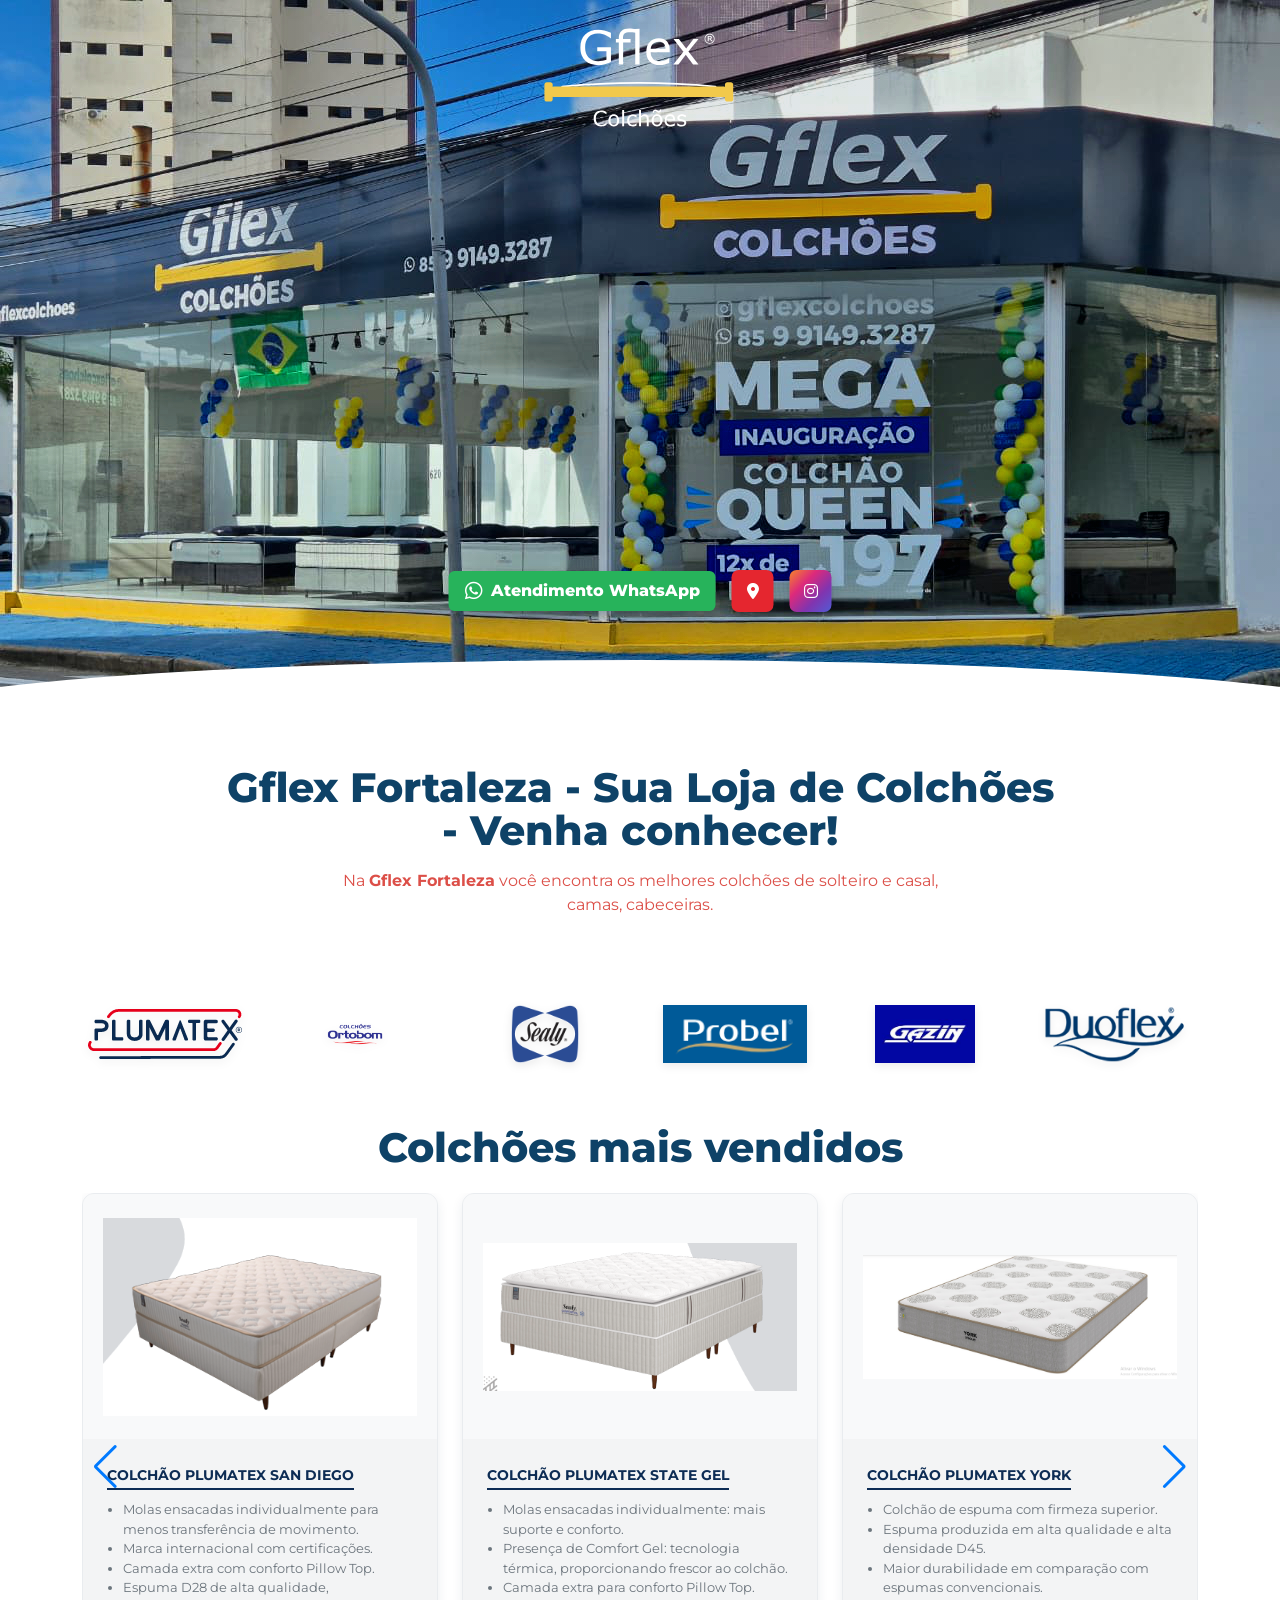
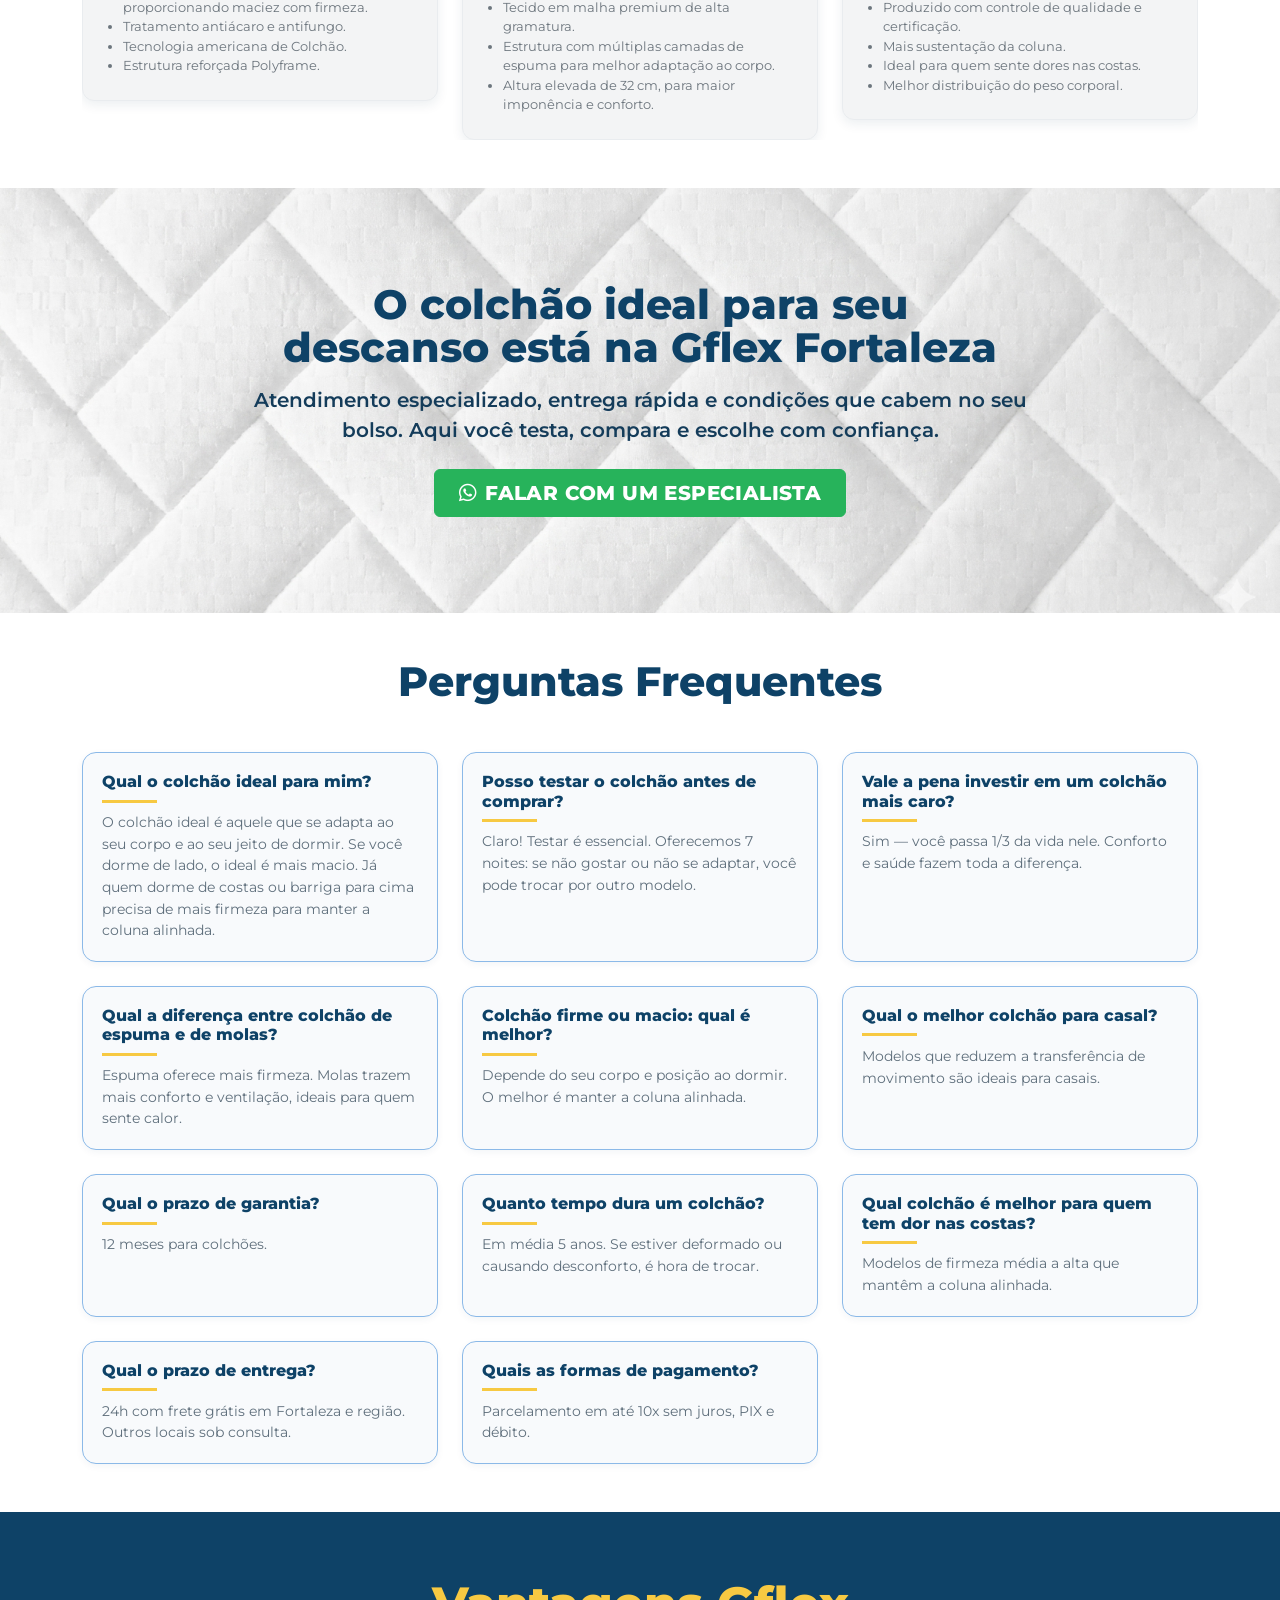
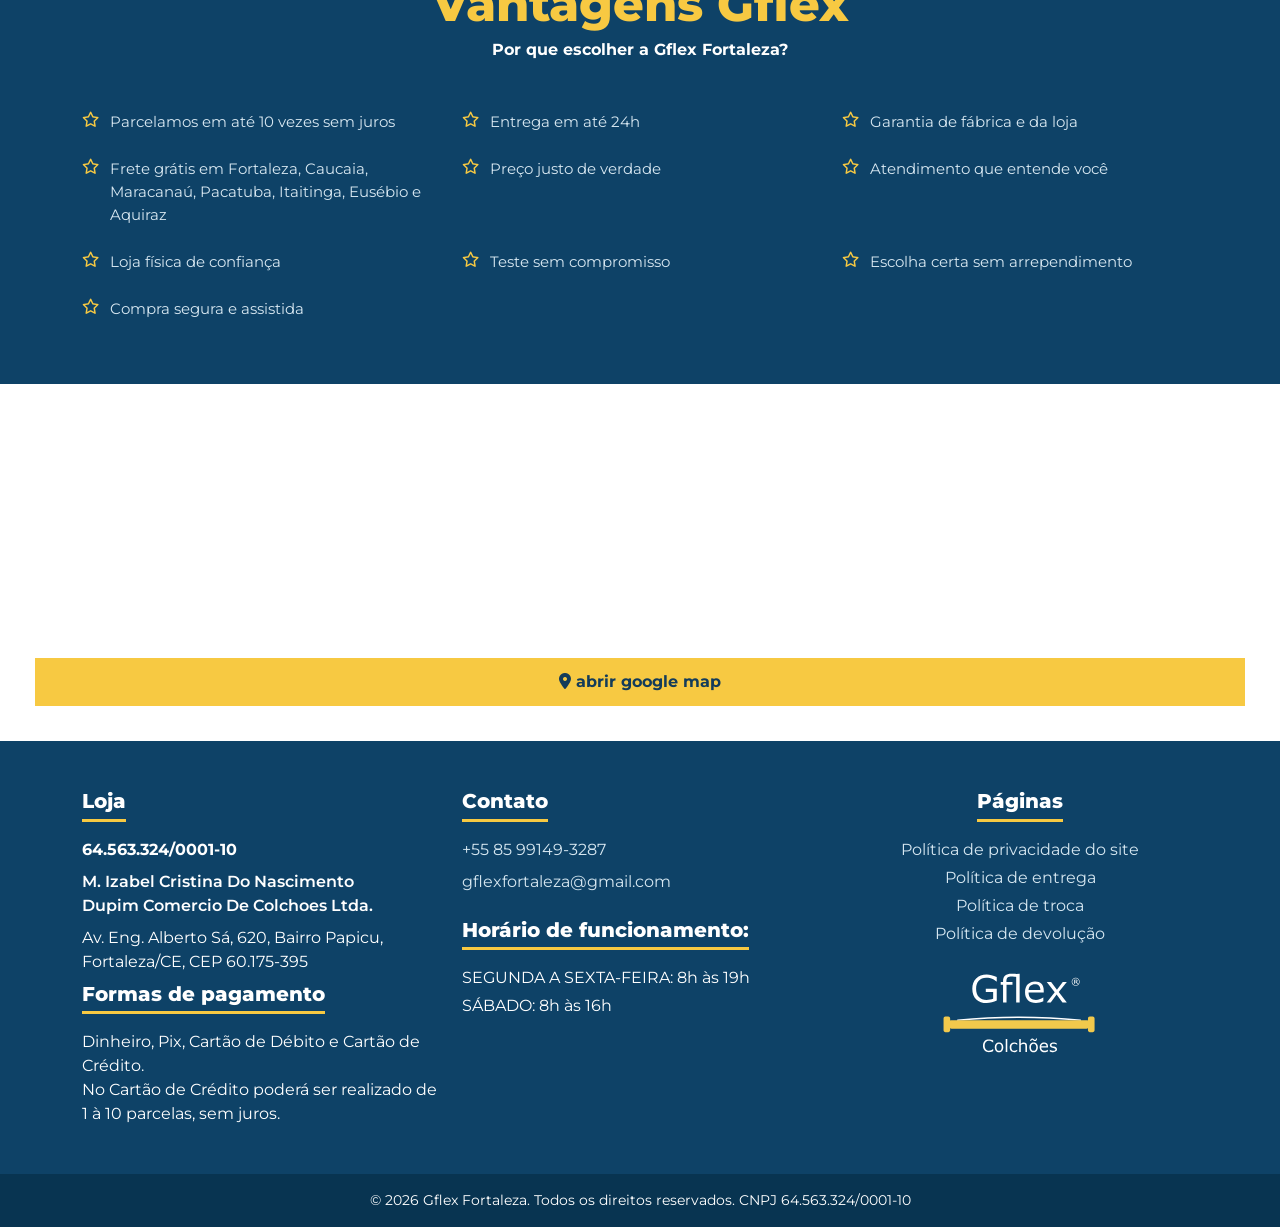
<file: index.html>
<!doctype html>
<html lang="pt-BR">

<head>
    <meta charset="utf-8">
    <meta name="viewport" content="width=device-width, initial-scale=1">
    <meta name="description"
        content="Gflex Fortaleza: loja de Colchões no Papicu, Fortaleza. Colchões Plumatex, Ortobom, Sealy, Probel, Gazin e Douflex com entrega em 24h e atendimento pelo WhatsApp.">
    <meta name="keywords"
        content="Gflex Fortaleza, colchões Fortaleza, loja de colchões Papicu, colchão Plumatex, Colchões Fortaleza, colchão casal Fortaleza, colchão solteiro Fortaleza, frete grátis Fortaleza">
    <meta name="author" content="Gflex Fortaleza">
    <meta name="robots" content="index, follow">
    <link rel="canonical" href="https://gflexcolchoes.com.br/loja.html">

    <meta property="og:title" content="Gflex Fortaleza | Colchões — Entrega em 24h">
    <meta property="og:description"
        content="Colchões de solteiro e casal, camas, cabeceiras, box baú em Fortaleza. Entrega em 24h, frete grátis e parcelamento em até 10x sem juros.">
    <meta property="og:type" content="website">
    <meta property="og:locale" content="pt_BR">
    <meta property="og:url" content="https://gflexcolchoes.com.br/loja.html">
    <meta property="og:image" content="https://gflexcolchoes.com.br/assets/image/topo-site-noite.png">
    <meta property="og:image:width" content="1200">
    <meta property="og:image:height" content="630">
    <meta property="og:site_name" content="Gflex Fortaleza">

    <meta name="twitter:card" content="summary_large_image">
    <meta name="twitter:title" content="Gflex Fortaleza | Colchões — Entrega em 24h">
    <meta name="twitter:description"
        content="Colchões de solteiro e casal, camas, cabeceiras em Fortaleza. Frete grátis e parcelamento em até 10x sem juros.">
    <meta name="twitter:image" content="https://gflexcolchoes.com.br/assets/image/topo-site-noite.png">

    <link rel="shortcut icon" href="./assets/logo/ico.png" type="image/x-icon">
    <title>Gflex Fortaleza | Colchões</title>

    <link rel="preconnect" href="https://cdn.jsdelivr.net">
    <link rel="preconnect" href="https://cdnjs.cloudflare.com">
    <link href="https://cdn.jsdelivr.net/npm/bootstrap@5.3.3/dist/css/bootstrap.min.css" rel="stylesheet">
    <link href="https://cdnjs.cloudflare.com/ajax/libs/font-awesome/6.5.0/css/all.min.css" rel="stylesheet">

    <link rel="stylesheet" href="./assets/css/style.css">
    <link rel="stylesheet" href="https://cdn.jsdelivr.net/npm/swiper@10/swiper-bundle.min.css">


    <script type="application/ld+json">
        {
        "@context": "https://schema.org",
        "@graph": [
            {
            "@type": ["FurnitureStore", "LocalBusiness"],
            "@id": "https://gflexcolchoes.com.br/#loja",
            "name": "Gflex Fortaleza",
            "description": "Loja de Colchões no Papicu, Fortaleza. Colchões Plumatex, Ortobom, Sealy, Probel, Gazin e Douflex com entrega em 24h e frete grátis.",
            "url": "https://gflexcolchoes.com.br/loja.html",
            "logo": "https://gflexcolchoes.com.br/assets/logo/logo.png",
            "image": "https://gflexcolchoes.com.br/assets/image/topo-site-noite.png",
            "telephone": "+55 85 99149-3287",
            "email": "gflexfortaleza@gmail.com",
            "priceRange": "$$",
            "currenciesAccepted": "BRL",
            "paymentAccepted": "Dinheiro, Cartão de crédito, Cartão de débito, PIX",
            "address": {
                "@type": "PostalAddress",
                "streetAddress": "Av. Eng. Alberto Sá, 620, Papicu",
                "addressLocality": "Fortaleza",
                "addressRegion": "CE",
                "postalCode": "60175-395",
                "addressCountry": "BR"
            },
            "geo": {
                "@type": "GeoCoordinates",
                "latitude": "-3.7406",
                "longitude": "-38.5023"
            },
            "sameAs": [
                "https://www.instagram.com/gflexcolchoes",
                "https://wa.me/5585991493287"
            ],
            "openingHoursSpecification": [
                {"@type": "OpeningHoursSpecification", "dayOfWeek": ["Monday","Tuesday","Wednesday","Thursday","Friday"], "opens": "08:00", "closes": "19:00"},
                {"@type": "OpeningHoursSpecification", "dayOfWeek": "Saturday", "opens": "08:00", "closes": "16:00"}
            ],
            "hasOfferCatalog": {
                "@type": "OfferCatalog",
                "name": "Colchões",
                "itemListElement": [
                {"@type": "Offer", "itemOffered": {"@type": "Product", "name": "Colchão Plumatex San Diego"}},
                {"@type": "Offer", "itemOffered": {"@type": "Product", "name": "Colchão Plumatex State Gel"}},
                {"@type": "Offer", "itemOffered": {"@type": "Product", "name": "Colchão Plumatex York"}},
                {"@type": "Offer", "itemOffered": {"@type": "Product", "name": "Colchão Plumatex The Best"}}
                ]
            }
            },
            {
            "@type": "WebPage",
            "@id": "https://gflexcolchoes.com.br/loja.html",
            "url": "https://gflexcolchoes.com.br/loja.html",
            "name": "Gflex Fortaleza | Colchões",
            "description": "Loja de Colchões no Papicu, Fortaleza. Entrega em 24h, frete grátis e parcelamento em até 10x sem juros.",
            "isPartOf": {"@id": "https://gflexcolchoes.com.br/#loja"},
            "inLanguage": "pt-BR"
            },
            {
            "@type": "FAQPage",
            "mainEntity": [
                {"@type": "Question", "name": "Qual o colchão ideal para mim?", "acceptedAnswer": {"@type": "Answer", "text": "O colchão ideal é aquele que se adapta ao seu corpo e ao seu jeito de dormir. Se você dorme de lado, o ideal é um colchão mais macio para acomodar ombros e quadris. Quem dorme de costas ou barriga para cima precisa de um modelo mais firme, que mantenha a coluna alinhada."}},
                {"@type": "Question", "name": "Posso testar o colchão antes de comprar?", "acceptedAnswer": {"@type": "Answer", "text": "Claro! Testar é essencial para escolher com segurança. Oferecemos 7 noites: se não gostar ou não se adaptar, é possível devolver ou trocar por outro modelo."}},
                {"@type": "Question", "name": "Qual o prazo de entrega?", "acceptedAnswer": {"@type": "Answer", "text": "24 horas e frete gratuito nos municípios de Fortaleza, Caucaia, Maracanaú, Pacatuba, Itaitinga, Eusébio e Aquiraz. Para outros municípios, mediante consulta."}},
                {"@type": "Question", "name": "Quais as formas de pagamento?", "acceptedAnswer": {"@type": "Answer", "text": "Parcelamos em até 10 vezes sem juros no cartão de crédito Visa, Master e Elo. Aceitamos também PIX e cartão de débito."}}
            ]
            }
        ]
        }
    </script>
</head>

<body>

    <header class="hero" id="topo" aria-label="Fachada da loja Gflex Fortaleza">
        <figure class="text-center pt-4">
            <img src="./assets/logo/logo.svg" alt="Gflex Fortaleza" class="img-fluid mx-auto d-block"
                style="max-width: 200px;">
        </figure>
        <div class="hero-actions d-flex align-items-center justify-content-center gap-2 gap-md-3 flex-nowrap pb-60">
            <a class="whatsapp-float rounded-2 px-3 py-2 d-inline-flex align-items-center gap-2"
                href="https://wa.me/5585991493287" target="_blank" rel="noopener noreferrer"
                aria-label="Falar com atendimento da Gflex Fortaleza no WhatsApp">
                <i class="fa-brands fa-whatsapp fs-5" aria-hidden="true"></i>
                <span>
                    Atendimento <span class="d-none d-md-inline">WhatsApp</span>
                </span>
            </a>
            <a class="social-btn map-float" href="https://maps.app.goo.gl/jyr4YcjzsZVa6xKb9" target="_blank"
                rel="noopener noreferrer" aria-label="Abrir localização no Google Maps">
                <i class="fa-solid fa-location-dot" aria-hidden="true"></i>
            </a>
            <a class="social-btn instagram-gradient" href="https://www.instagram.com/gflexcolchoes" target="_blank"
                rel="noopener noreferrer" aria-label="Abrir Instagram da Gflex Fortaleza">
                <i class="fa-brands fa-instagram" aria-hidden="true"></i>
            </a>
        </div>
    </header>

    <main>

        <section class="intro-card bg-white py-4 py-md-5 text-center" aria-labelledby="titulo-principal">
            <div class="container">
                <h1 id="titulo-principal" class="section-title mb-3">
                    Gflex Fortaleza - Sua Loja de Colchões<br class="d-none d-md-block"> - Venha conhecer!
                </h1>
                <p class="mx-auto mb-4 text-vermelhor max-650">
                    Na <strong>Gflex Fortaleza</strong> você encontra os melhores colchões de solteiro e casal, camas,
                    cabeceiras.
                </p>
            </div>
        </section>

        <section class="py-2 py-md-3" aria-label="Marcas disponíveis na loja">
            <div class="container">
                <div
                    class="row row-cols-3 row-cols-md-6 align-items-center justify-content-center g-3 g-md-4 text-center">
                    <div class="col">
                        <img class="brand-logo" src="./assets/marcas/plumatex.png" alt="Plumatex" loading="lazy">
                    </div>
                    <div class="col">
                        <img class="brand-logo" src="./assets/marcas/ortobom.png" alt="Ortobom" loading="lazy">
                    </div>
                    <div class="col">
                        <img class="brand-logo" src="./assets/marcas/selay.png" alt="Sealy" loading="lazy">
                    </div>
                    <div class="col">
                        <img class="brand-logo" src="./assets/marcas/probel.png" alt="Probel" loading="lazy">
                    </div>
                    <div class="col">
                        <img class="brand-logo" src="./assets/marcas/gazin.png" alt="Gazin" loading="lazy">
                    </div>
                    <div class="col">
                        <img class="brand-logo" src="./assets/marcas/douflex.png" alt="Douflex" loading="lazy">
                    </div>
                </div>
            </div>
        </section>

        <section class="py-4 py-md-5" aria-labelledby="produtos-titulo">
            <div class="container">
                <h2 id="produtos-titulo" class="text-center mb-4 section-title">Colchões mais vendidos</h2>

                <div class="swiper product-swiper">
                    <div class="swiper-wrapper">
                        <article class="swiper-slide">
                            <div class="card product-card">
                                <figure>
                                    <img src="./assets/produto/produto-1.png"
                                        alt="Colchão Plumatex San Diego com molas ensacadas e pillow top"
                                        loading="lazy">
                                </figure>
                                <div class="card-body p-3 p-lg-4">
                                    <h3>Colchão Plumatex San Diego</h3>
                                    <ul class="ps-3 mb-0">
                                        <li>Molas ensacadas individualmente para menos transferência de movimento.</li>
                                        <li>Marca internacional com certificações.</li>
                                        <li>Camada extra com conforto Pillow Top.</li>
                                        <li>Espuma D28 de alta qualidade, proporcionando maciez com firmeza.</li>
                                        <li>Tratamento antiácaro e antifungo.</li>
                                        <li>Tecnologia americana de Colchão.</li>
                                        <li>Estrutura reforçada Polyframe.</li>
                                    </ul>
                                </div>
                            </div>
                        </article>

                        <article class="swiper-slide">
                            <div class="card product-card">
                                <figure>
                                    <img src="./assets/produto/produto-3.png"
                                        alt="Colchão Plumatex State Gel com conforto térmico" loading="lazy">
                                </figure>
                                <div class="card-body p-3 p-lg-4">
                                    <h3>Colchão Plumatex State Gel</h3>
                                    <ul class="ps-3 mb-0">
                                        <li>Molas ensacadas individualmente: mais suporte e conforto.</li>
                                        <li>Presença de Comfort Gel: tecnologia térmica, proporcionando frescor ao
                                            colchão.</li>
                                        <li>Camada extra para conforto Pillow Top.</li>
                                        <li>Tecido em malha premium de alta gramatura.</li>
                                        <li>Estrutura com múltiplas camadas de espuma para melhor adaptação ao corpo.
                                        </li>
                                        <li>Altura elevada de 32 cm, para maior imponência e conforto.</li>
                                    </ul>
                                </div>
                            </div>
                        </article>

                        <article class="swiper-slide">
                            <div class="card product-card">
                                <figure>
                                    <img src="./assets/produto/produto-2.png"
                                        alt="Colchão Plumatex York de espuma firme" loading="lazy">
                                </figure>
                                <div class="card-body p-3 p-lg-4">
                                    <h3>Colchão Plumatex York</h3>
                                    <ul class="ps-3 mb-0">
                                        <li>Colchão de espuma com firmeza superior.</li>
                                        <li>Espuma produzida em alta qualidade e alta densidade D45.</li>
                                        <li>Maior durabilidade em comparação com espumas convencionais.</li>
                                        <li>Produzido com controle de qualidade e certificação.</li>
                                        <li>Mais sustentação da coluna.</li>
                                        <li>Ideal para quem sente dores nas costas.</li>
                                        <li>Melhor distribuição do peso corporal.</li>
                                    </ul>
                                </div>
                            </div>
                        </article>

                        <article class="swiper-slide">
                            <div class="card product-card">
                                <figure>
                                    <img src="./assets/produto/produto-4.png"
                                        alt="Colchão Plumatex The Best com conforto equilibrado" loading="lazy">
                                </figure>
                                <div class="card-body p-3 p-lg-4">
                                    <h3>Colchão Plumatex The Best</h3>
                                    <ul class="ps-3 mb-0">
                                        <li>Altura de 30 cm, com visual elegante.</li>
                                        <li>Estrutura com espumas de diferentes densidades.</li>
                                        <li>Conforto equilibrado, sem ser rígido ou macio demais.</li>
                                        <li>Ideal para casais com diferentes pesos.</li>
                                        <li>Tecido em malha premium com toque macio.</li>
                                    </ul>
                                </div>
                            </div>
                        </article>

                        <article class="swiper-slide">
                            <div class="card product-card">
                                <figure>
                                    <img src="./assets/produto/produto-3.png"
                                        alt="Colchão Plumatex State Gel com conforto térmico" loading="lazy">
                                </figure>
                                <div class="card-body p-3 p-lg-4">
                                    <h3>Colchão Plumatex State Gel</h3>
                                    <ul class="ps-3 mb-0">
                                        <li>Molas ensacadas individualmente: mais suporte e conforto.</li>
                                        <li>Presença de Comfort Gel: tecnologia térmica, proporcionando frescor ao
                                            colchão.</li>
                                        <li>Camada extra para conforto Pillow Top.</li>
                                        <li>Tecido em malha premium de alta gramatura.</li>
                                        <li>Estrutura com múltiplas camadas de espuma para melhor adaptação ao corpo.
                                        </li>
                                        <li>Altura elevada de 32 cm, para maior imponência e conforto.</li>
                                    </ul>
                                </div>
                            </div>
                        </article>

                        <article class="swiper-slide">
                            <div class="card product-card">
                                <figure>
                                    <img src="./assets/produto/produto-2.png"
                                        alt="Colchão Plumatex York de espuma firme" loading="lazy">
                                </figure>
                                <div class="card-body p-3 p-lg-4">
                                    <h3>Colchão Plumatex York</h3>
                                    <ul class="ps-3 mb-0">
                                        <li>Colchão de espuma com firmeza superior.</li>
                                        <li>Espuma produzida em alta qualidade e alta densidade D45.</li>
                                        <li>Maior durabilidade em comparação com espumas convencionais.</li>
                                        <li>Produzido com controle de qualidade e certificação.</li>
                                        <li>Mais sustentação da coluna.</li>
                                        <li>Ideal para quem sente dores nas costas.</li>
                                        <li>Melhor distribuição do peso corporal.</li>
                                    </ul>
                                </div>
                            </div>
                        </article>
                    </div>

                    <div class="swiper-button-prev" aria-label="Produtos anteriores"></div>
                    <div class="swiper-button-next" aria-label="Próximos produtos"></div>
                </div>

            </div>
        </section>

        <section class="cta-mattress py-5 py-md-6" aria-labelledby="cta-titulo">
            <div class="container text-center py-3 py-md-5">
                <h2 id="cta-titulo" class="section-title mb-3">
                    O colchão ideal para seu<br class="d-none d-md-block">
                    descanso está na Gflex Fortaleza
                </h2>
                <p class="lead fw-semibold mx-auto mb-4" style="max-width: 780px;">
                    Atendimento especializado, entrega rápida e condições que cabem no seu bolso.
                    Aqui você testa, compara e escolhe com confiança.
                </p>
                <a class="btn btn-gflex btn-lg rounded-2 px-4" href="https://wa.me/5585991493287" target="_blank"
                    rel="noopener noreferrer">
                    <i class="fa-brands fa-whatsapp me-2" aria-hidden="true"></i>Falar com um especialista
                </a>
            </div>
        </section>

        <section class="py-5" aria-labelledby="faq-titulo">
            <div class="container">
                <h2 id="faq-titulo" class="section-title text-center mb-4 mb-md-5">
                    Perguntas Frequentes
                </h2>
                <div class="gflex-faq">
                    <div class="row g-3 g-lg-4">

                        <div class="col-12 col-md-6 col-lg-4">
                            <div class="faq-card">
                                <h3>Qual o colchão ideal para mim?</h3>
                                <p>
                                    O colchão ideal é aquele que se adapta ao seu corpo e ao seu jeito de dormir.
                                    Se você dorme de lado, o ideal é mais macio. Já quem dorme de costas ou barriga
                                    para cima precisa de mais firmeza para manter a coluna alinhada.
                                </p>
                            </div>
                        </div>

                        <div class="col-12 col-md-6 col-lg-4">
                            <div class="faq-card">
                                <h3>Posso testar o colchão antes de comprar?</h3>
                                <p>
                                    Claro! Testar é essencial. Oferecemos 7 noites: se não gostar ou não se adaptar,
                                    você pode trocar por outro modelo.
                                </p>
                            </div>
                        </div>

                        <div class="col-12 col-md-6 col-lg-4">
                            <div class="faq-card">
                                <h3>Vale a pena investir em um colchão mais caro?</h3>
                                <p>
                                    Sim — você passa 1/3 da vida nele. Conforto e saúde fazem toda a diferença.
                                </p>
                            </div>
                        </div>

                        <div class="col-12 col-md-6 col-lg-4">
                            <div class="faq-card">
                                <h3>Qual a diferença entre colchão de espuma e de molas?</h3>
                                <p>
                                    Espuma oferece mais firmeza. Molas trazem mais conforto e ventilação, ideais para
                                    quem sente calor.
                                </p>
                            </div>
                        </div>

                        <div class="col-12 col-md-6 col-lg-4">
                            <div class="faq-card">
                                <h3>Colchão firme ou macio: qual é melhor?</h3>
                                <p>
                                    Depende do seu corpo e posição ao dormir. O melhor é manter a coluna alinhada.
                                </p>
                            </div>
                        </div>

                        <div class="col-12 col-md-6 col-lg-4">
                            <div class="faq-card">
                                <h3>Qual o melhor colchão para casal?</h3>
                                <p>
                                    Modelos que reduzem a transferência de movimento são ideais para casais.
                                </p>
                            </div>
                        </div>

                        <div class="col-12 col-md-6 col-lg-4">
                            <div class="faq-card">
                                <h3>Qual o prazo de garantia?</h3>
                                <p>
                                    12 meses para colchões.
                                </p>
                            </div>
                        </div>

                        <div class="col-12 col-md-6 col-lg-4">
                            <div class="faq-card">
                                <h3>Quanto tempo dura um colchão?</h3>
                                <p>
                                    Em média 5 anos. Se estiver deformado ou causando desconforto, é hora de trocar.
                                </p>
                            </div>
                        </div>

                        <div class="col-12 col-md-6 col-lg-4">
                            <div class="faq-card">
                                <h3>Qual colchão é melhor para quem tem dor nas costas?</h3>
                                <p>
                                    Modelos de firmeza média a alta que mantêm a coluna alinhada.
                                </p>
                            </div>
                        </div>

                        <div class="col-12 col-md-6 col-lg-4">
                            <div class="faq-card">
                                <h3>Qual o prazo de entrega?</h3>
                                <p>
                                    24h com frete grátis em Fortaleza e região. Outros locais sob consulta.
                                </p>
                            </div>
                        </div>

                        <div class="col-12 col-md-6 col-lg-4">
                            <div class="faq-card">
                                <h3>Quais as formas de pagamento?</h3>
                                <p>
                                    Parcelamento em até 10x sem juros, PIX e débito.
                                </p>
                            </div>
                        </div>

                    </div>
                </div>
            </div>
        </section>

        <section class="advantages bg-gflex py-5" aria-labelledby="vantagens-titulo">
            <div class="container py-md-3">
                <header class="text-center mb-4 mb-md-5">
                    <h2 id="vantagens-titulo" class="mb-1">Vantagens Gflex</h2>
                    <p class="text-white fw-bold mb-0">Por que escolher a Gflex Fortaleza?</p>
                </header>
                <div class="row g-4">
                    <div class="col-12 col-md-6 col-lg-4">
                        <div class="advantage-item"><i class="fa-regular fa-star"></i><span>Parcelamos em até 10 vezes
                                sem juros</span></div>
                    </div>
                    <div class="col-12 col-md-6 col-lg-4">
                        <div class="advantage-item"><i class="fa-regular fa-star"></i><span>Entrega em até 24h</span>
                        </div>
                    </div>
                    <div class="col-12 col-md-6 col-lg-4">
                        <div class="advantage-item"><i class="fa-regular fa-star"></i><span>Garantia de fábrica e da
                                loja</span></div>
                    </div>
                    <div class="col-12 col-md-6 col-lg-4">
                        <div class="advantage-item"><i class="fa-regular fa-star"></i><span>Frete grátis em Fortaleza,
                                Caucaia, Maracanaú, Pacatuba, Itaitinga, Eusébio e Aquiraz</span></div>
                    </div>
                    <div class="col-12 col-md-6 col-lg-4">
                        <div class="advantage-item"><i class="fa-regular fa-star"></i><span>Preço justo de
                                verdade</span></div>
                    </div>
                    <div class="col-12 col-md-6 col-lg-4">
                        <div class="advantage-item"><i class="fa-regular fa-star"></i><span>Atendimento que entende
                                você</span></div>
                    </div>
                    <div class="col-12 col-md-6 col-lg-4">
                        <div class="advantage-item"><i class="fa-regular fa-star"></i><span>Loja física de
                                confiança</span></div>
                    </div>
                    <div class="col-12 col-md-6 col-lg-4">
                        <div class="advantage-item"><i class="fa-regular fa-star"></i><span>Teste sem compromisso</span>
                        </div>
                    </div>
                    <div class="col-12 col-md-6 col-lg-4">
                        <div class="advantage-item"><i class="fa-regular fa-star"></i><span>Escolha certa sem
                                arrependimento</span></div>
                    </div>
                    <div class="col-12 col-md-6 col-lg-4">
                        <div class="advantage-item"><i class="fa-regular fa-star"></i><span>Compra segura e
                                assistida</span></div>
                    </div>
                </div>
            </div>
        </section>

        <section class="map-strip" aria-label="Mapa da localização da Gflex Fortaleza">
            <iframe
                src="https://www.google.com/maps?q=Av.+Eng.+Alberto+S%C3%A1,+620,+Papicu,+Fortaleza,+CE&output=embed"
                loading="lazy" referrerpolicy="no-referrer-when-downgrade" title="Mapa da Gflex Fortaleza"></iframe>
            <a href="https://maps.app.goo.gl/jyr4YcjzsZVa6xKb9" target="_blank" rel="noopener noreferrer">
                <i class="fa-solid fa-location-dot" aria-hidden="true"></i>
                <span>abrir google map</span>
            </a>
        </section>

    </main>

    <footer class="bg-gflex pt-5 text-white">
        <div class="container">
            <div class="row g-4 align-items-start">
                <section class="col-12 col-lg-4" aria-labelledby="footer-loja">
                    <h2 id="footer-loja" class="h5 footer-title">Loja</h2>
                    <p class="mb-2 fw-bold">64.563.324/0001-10</p>
                    <p class="mb-2 fw-semibold">M. Izabel Cristina Do Nascimento<br>Dupim Comercio De Colchoes Ltda.</p>
                    <p class="mb-0">Av. Eng. Alberto Sá, 620, Bairro Papicu,<br>Fortaleza/CE, CEP 60.175-395</p>
                    <h2 id="footer-loja" class="h5 footer-title mt-2">Formas de pagamento</h2>
                    <p class="mb-0">Dinheiro, Pix, Cartão de Débito e Cartão de Crédito.</p>
                    <p class="mb-0">No Cartão de Crédito poderá ser realizado de 1 à 10 parcelas, sem juros.</p>
                </section>
                <section class="col-12 col-lg-4" aria-labelledby="footer-contato">
                    <h2 id="footer-contato" class="h5 footer-title">
                        Contato
                    </h2>
                    <p class="mb-2">
                        <a class="footer-link" href="https://wa.me/5585991493287" target="_blank"
                            rel="noopener noreferrer">
                            +55 85 99149-3287
                        </a>
                    </p>
                    <p class="mb-4">
                        <a class="footer-link" href="mailto:gflexfortaleza@gmail.com">
                            gflexfortaleza@gmail.com
                        </a>
                    </p>
                    <h3 class="h5 footer-title">
                        Horário de funcionamento:
                    </h3>
                    <p class="mb-1">SEGUNDA A SEXTA-FEIRA: 8h às 19h</p>
                    <p class="mb-0">SÁBADO: 8h às 16h</p>
                </section>
                <section class="col-12 col-lg-4 text-lg-center" aria-labelledby="footer-paginas">
                    <h2 id="footer-paginas" class="h5 footer-title">
                        Páginas
                    </h2>
                    <nav class="d-flex flex-column gap-1 mb-4" aria-label="Links do rodapé">
                        <a class="footer-link" href="./politicade-privacidade.html">Política de privacidade do site</a>
                        <a class="footer-link" href="./politica-de-entrega.html">Política de entrega</a>
                        <a class="footer-link" href="./politica-de-troca.html">Política de troca</a>
                        <a class="footer-link" href="./politica-de-devolucao.html">Política de devolução</a>
                    </nav>
                    <img class="footer-logo img-fluid" src="./assets/logo/logo.svg" alt="Gflex Colchões"
                        loading="lazy">
                </section>
            </div>
        </div>
        <div class="bg-gflex-dark text-center small py-3 mt-5">
            <div class="container">© 2026 Gflex Fortaleza. Todos os direitos reservados. CNPJ 64.563.324/0001-10</div>
        </div>
    </footer>

    <script src="https://cdn.jsdelivr.net/npm/swiper@10/swiper-bundle.min.js"></script>
    <script>
        const productSwiper = new Swiper('.product-swiper', {
            loop: true,
            autoplay: {
                delay: 6000,
                disableOnInteraction: false
            },
            spaceBetween: 24,
            slidesPerView: 3,
            navigation: {
                nextEl: '.swiper-button-next',
                prevEl: '.swiper-button-prev'
            },
            breakpoints: {
                0: { slidesPerView: 1 },
                768: { slidesPerView: 2 },
                992: { slidesPerView: 3 }
            }
        });
    </script>
    <script src="https://cdn.jsdelivr.net/npm/bootstrap@5.3.3/dist/js/bootstrap.bundle.min.js"></script>
</body>

</html>
</file>
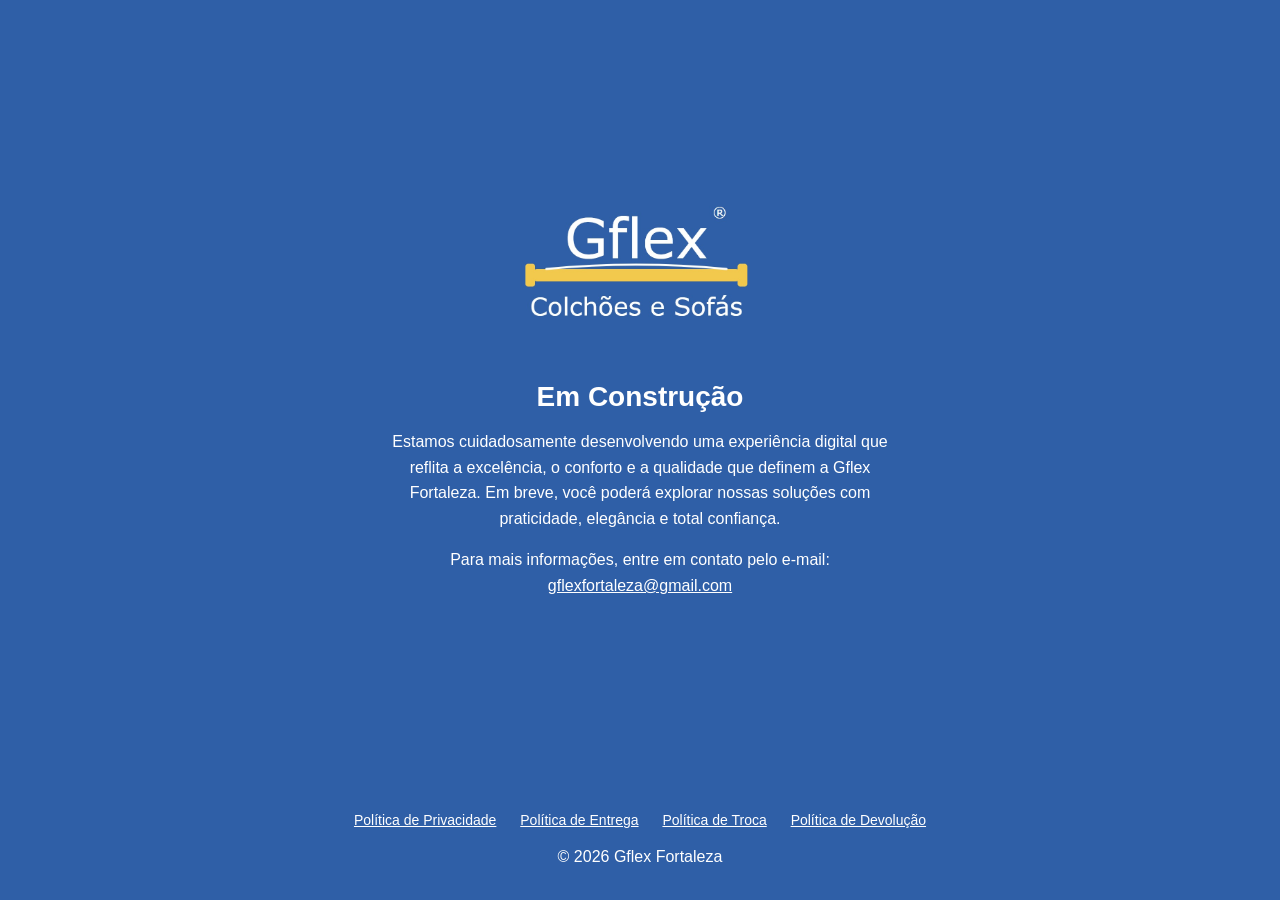
<file: contrucao.html>
<!DOCTYPE html>
<html lang="pt-BR">
<head>
    <meta charset="UTF-8">
    <meta name="viewport" content="width=device-width, initial-scale=1.0">

    <title>Gflex Fortaleza | Em Construção</title>
    <meta name="description" content="A Gflex Fortaleza está em construção. Em breve uma experiência completa em colchões e sofás com conforto, qualidade e entrega rápida.">
    <meta name="robots" content="index, follow">
    <link rel="canonical" href="https://gflexcolchoes.com.br/">

    <meta property="og:title" content="Gflex Fortaleza | Em Construção">
    <meta property="og:description" content="Estamos preparando uma experiência incrível em colchões e sofás para você.">
    <meta property="og:type" content="website">
    <meta property="og:url" content="https://gflexcolchoes.com.br/">
    <meta property="og:image" content="https://gflexcolchoes.com.br/assets/logo/logo.png">

    <meta name="twitter:card" content="summary_large_image">
    <meta name="twitter:title" content="Gflex Fortaleza | Em Construção">
    <meta name="twitter:description" content="Em breve uma nova experiência em colchões e sofás.">
    <meta name="twitter:image" content="https://gflexcolchoes.com.br/assets/logo/logo.png">
    <link rel="shortcut icon" href="./assets/logo/ico.png" type="image/x-icon">

    <script type="application/ld+json">
    {
        "@context": "https://schema.org",
        "@graph": [
            {
                "@type": "Organization",
                "name": "Gflex Fortaleza",
                "url": "https://gflexcolchoes.com.br",
                "logo": "https://gflexcolchoes.com.br/assets/logo/logo.png",
                "contactPoint": {
                    "@type": "ContactPoint",
                    "email": "gflexfortaleza@gmail.com",
                    "contactType": "customer support"
                }
            },
            {
                "@type": "WebSite",
                "url": "https://gflexcolchoes.com.br",
                "name": "Gflex Fortaleza",
                "potentialAction": {
                    "@type": "SearchAction",
                    "target": "https://gflexcolchoes.com.br/?s={search_term_string}",
                    "query-input": "required name=search_term_string"
                }
            },
            {
                "@type": "WebPage",
                "name": "Página em Construção",
                "url": "https://gflexcolchoes.com.br",
                "description": "Página temporária enquanto o site da Gflex Fortaleza está sendo desenvolvido."
            }
        ]
    }
    </script>

    <style>
        body {
            margin: 0;
            padding: 0;
            background-color: #2f5fa7;
            font-family: Arial, sans-serif;
            color: #ffffff;
            display: flex;
            flex-direction: column;
            justify-content: space-between;
            min-height: 100vh;
            text-align: center;
        }

        .container {
            max-width: 500px;
            margin: auto;
            padding: 20px;
        }

        img {
            max-width: 250px;
            margin-bottom: 20px;
        }

        h1 {
            font-size: 28px;
            margin-bottom: 10px;
        }

        p {
            font-size: 16px;
            line-height: 1.6;
            margin-bottom: 15px;
        }

        a {
            color: #ffffff;
            text-decoration: underline;
        }

        footer {
            padding: 15px;
            font-size: 14px;
        }

        footer nav a {
            margin: 0 10px;
        }
    </style>
</head>
<body>

    <main class="container">
        <img src="/assets/logo/logo.png" alt="Gflex Fortaleza - Colchões e Sofás">

        <h1>Em Construção</h1>

        <p>
            Estamos cuidadosamente desenvolvendo uma experiência digital que reflita a excelência, o conforto e a qualidade que definem a Gflex Fortaleza. 
            Em breve, você poderá explorar nossas soluções com praticidade, elegância e total confiança.
        </p>

        <p>
            Para mais informações, entre em contato pelo e-mail:
            <br>
            <a href="mailto:gflexfortaleza@gmail.com">gflexfortaleza@gmail.com</a>
        </p>
    </main>

    <footer>
        <nav>
            <a href="/politicade-privacidade.html">Política de Privacidade</a>
            <a href="/politica-de-entrega.html">Política de Entrega</a>
            <a href="/politica-de-troca.html">Política de Troca</a>
            <a href="/politica-de-devolucao.html">Política de Devolução</a>
        </nav>
        <p>&copy; 2026 Gflex Fortaleza</p>
    </footer>

</body>
</html>
</file>
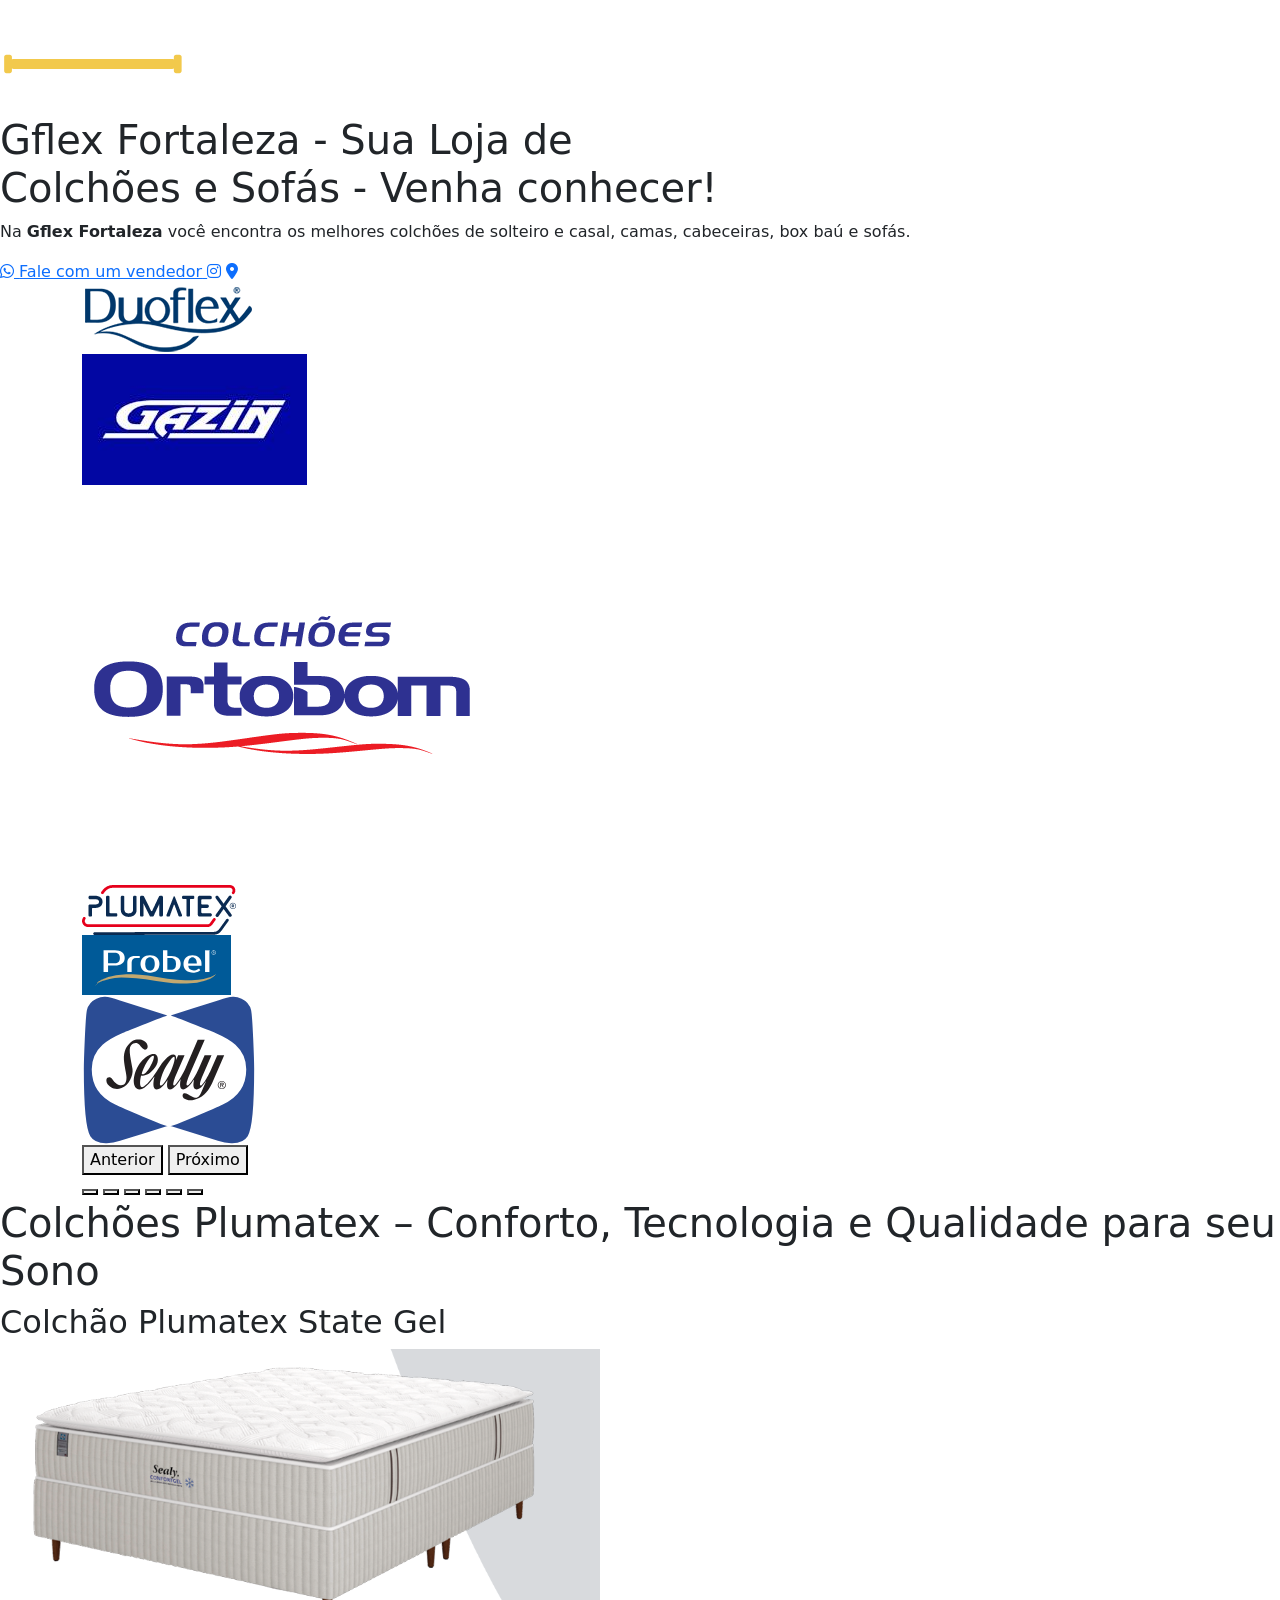
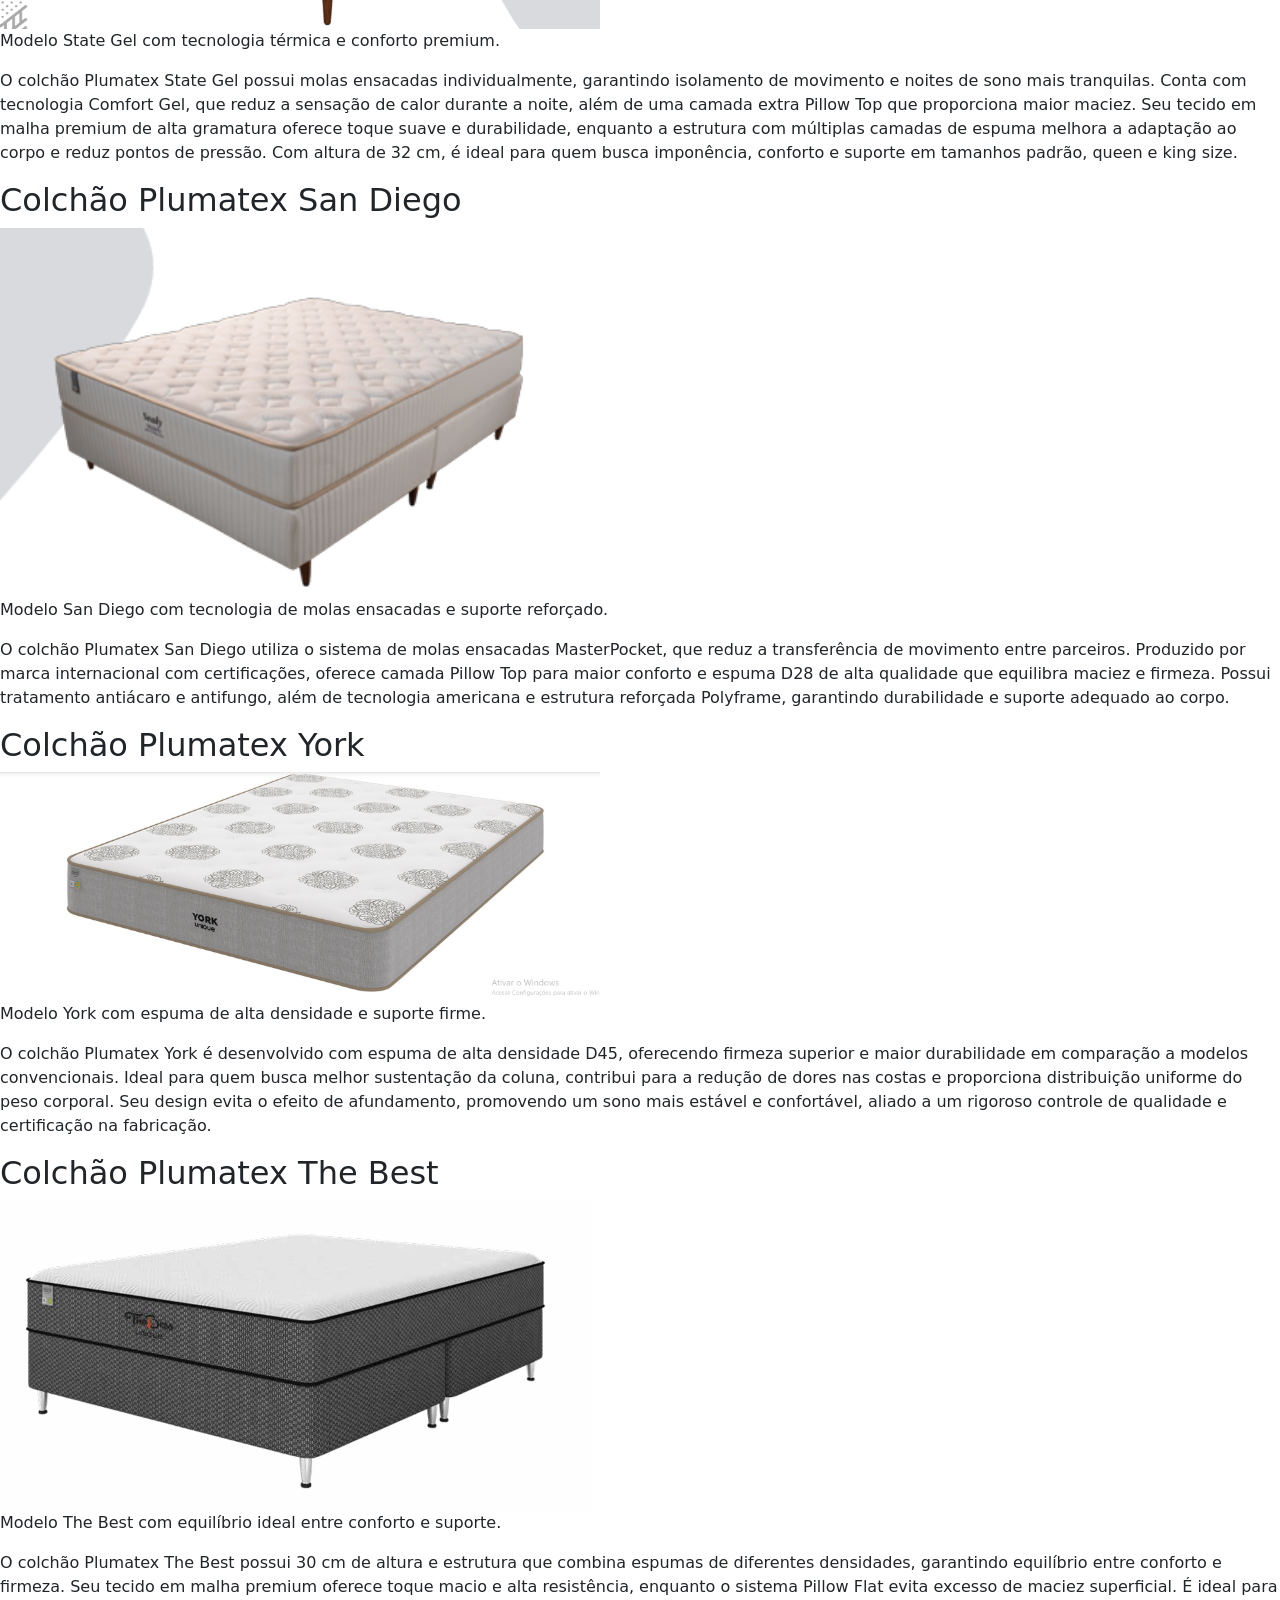
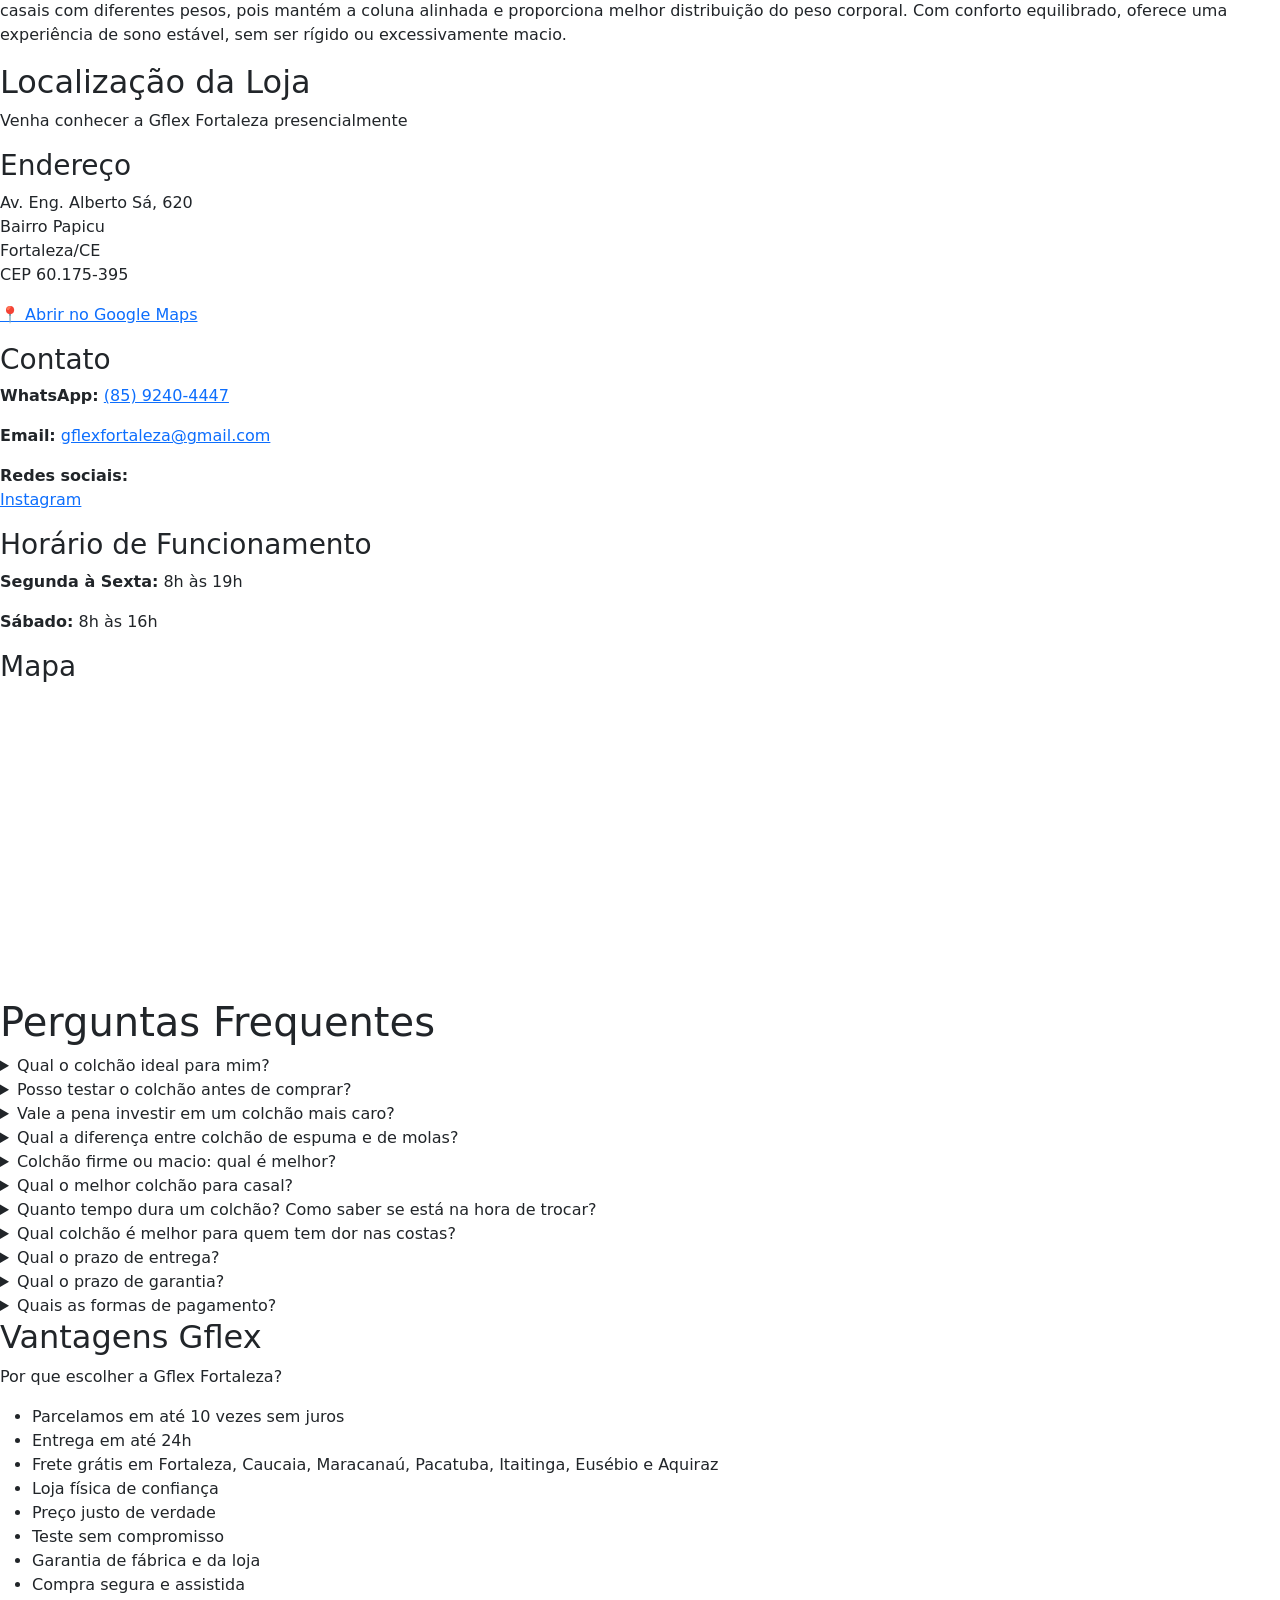
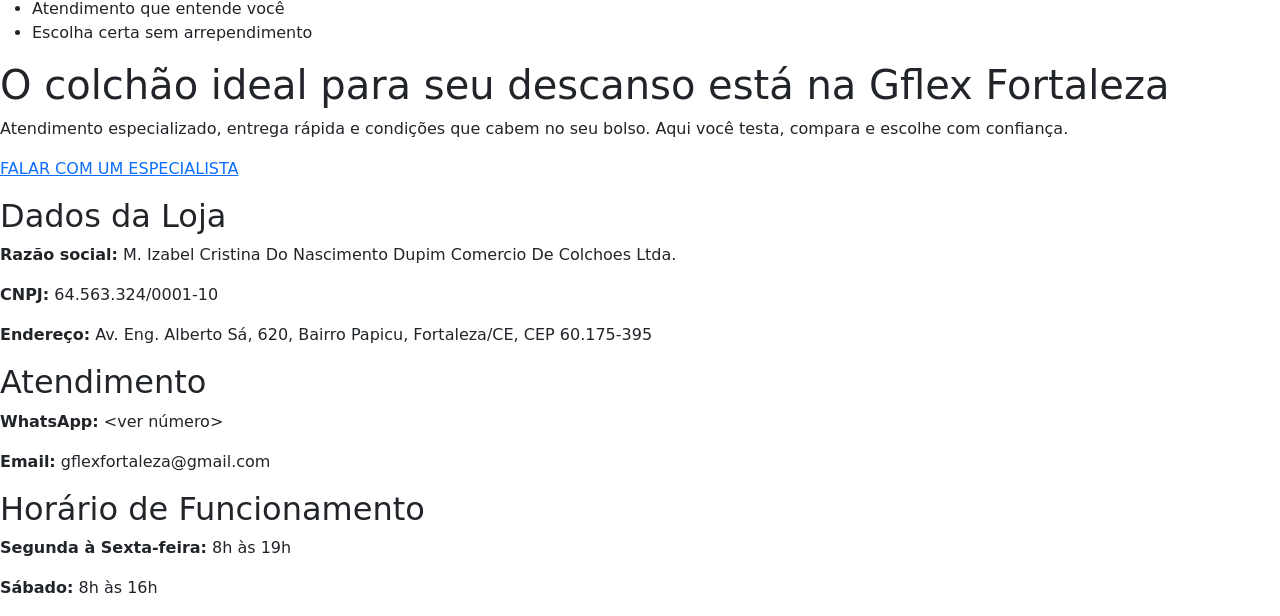
<file: dados.html>
<!DOCTYPE html>
<html lang="pt-BR">

<head>
    <meta charset="UTF-8">
    <meta name="viewport" content="width=device-width, initial-scale=1.0">
    <title>GFlex Fortaleza</title>
    <link href="https://cdn.jsdelivr.net/npm/bootstrap@5.3.3/dist/css/bootstrap.min.css" rel="stylesheet">
    <link href="https://cdnjs.cloudflare.com/ajax/libs/font-awesome/6.5.0/css/all.min.css" rel="stylesheet">
</head>

<body>

    <section>
        <figure>
            <img src="./assets/logo/gf.svg" alt="Logo GFlex Fortaleza" height="100">
        </figure>
        <h1>
            Gflex Fortaleza - Sua Loja de <br />
            Colchões e Sofás - Venha conhecer!
        </h1>
        <p>
            Na <strong>Gflex Fortaleza</strong> você encontra os melhores colchões de solteiro e casal, camas,
            cabeceiras, box baú e sofás.
        </p>
        <a href="https://wa.me/+558592404447" target="_blank" rel="noopener noreferrer">
            <i class="fab fa-whatsapp"></i>
            <span>Fale com um vendedor</span>
        </a>
        <a href=" https://www.instagram.com/gflexfortaleza" target="_blank" rel="noopener noreferrer"><i
                class="fab fa-instagram"></i></a>
        <a href=" https://maps.app.goo.gl/jyr4YcjzsZVa6xKb9" target="_blank" rel="noopener noreferrer"><i
                class="fas fa-map-marker-alt"></i></a>
    </section>

    <section id="slider-marcas">

        <div class="container">

            <div class="slider">

                <div class="slider-inner">

                    <div class="slide active">
                        <img src="assets/marcas/douflex.png" alt="Douflex">
                    </div>

                    <div class="slide">
                        <img src="assets/marcas/gazin.png" alt="Gazin">
                    </div>

                    <div class="slide">
                        <img src="assets/marcas/ortobom.png" alt="Ortobom">
                    </div>

                    <div class="slide">
                        <img src="assets/marcas/plumatex.png" alt="Plumatex">
                    </div>

                    <div class="slide">
                        <img src="assets/marcas/probel.png" alt="Probel">
                    </div>

                    <div class="slide">
                        <img src="assets/marcas/selay.png" alt="Selay">
                    </div>

                </div>

                <button class="slider-control prev">Anterior</button>
                <button class="slider-control next">Próximo</button>

                <div class="slider-indicators">
                    <button class="active"></button>
                    <button></button>
                    <button></button>
                    <button></button>
                    <button></button>
                    <button></button>
                </div>

            </div>

        </div>

    </section>

    <section>
        <header>
            <h1>Colchões Plumatex – Conforto, Tecnologia e Qualidade para seu Sono</h1>
        </header>

        <article>
            <h2>Colchão Plumatex State Gel</h2>
            <figure>
                <img src="./assets/produto/produto-3.png"
                    alt="Colchão Plumatex State Gel com tecnologia de conforto térmico e molas ensacadas" loading="lazy"
                    width="600" height="280">
                <figcaption>Modelo State Gel com tecnologia térmica e conforto premium.</figcaption>
            </figure>
            <p>
                O colchão Plumatex State Gel possui molas ensacadas individualmente, garantindo isolamento de movimento
                e noites de sono mais tranquilas.
                Conta com tecnologia Comfort Gel, que reduz a sensação de calor durante a noite, além de uma camada
                extra Pillow Top que proporciona maior maciez.
                Seu tecido em malha premium de alta gramatura oferece toque suave e durabilidade, enquanto a estrutura
                com múltiplas camadas de espuma melhora a adaptação ao corpo e reduz pontos de pressão.
                Com altura de 32 cm, é ideal para quem busca imponência, conforto e suporte em tamanhos padrão, queen e
                king size.
            </p>
        </article>

        <article>
            <h2>Colchão Plumatex San Diego</h2>
            <figure>
                <img src="./assets/produto/produto-1.png"
                    alt="Colchão Plumatex San Diego com molas ensacadas e estrutura reforçada" loading="lazy"
                    width="590" height="370">
                <figcaption>Modelo San Diego com tecnologia de molas ensacadas e suporte reforçado.</figcaption>
            </figure>
            <p>
                O colchão Plumatex San Diego utiliza o sistema de molas ensacadas MasterPocket, que reduz a
                transferência de movimento entre parceiros.
                Produzido por marca internacional com certificações, oferece camada Pillow Top para maior conforto e
                espuma D28 de alta qualidade que equilibra maciez e firmeza.
                Possui tratamento antiácaro e antifungo, além de tecnologia americana e estrutura reforçada Polyframe,
                garantindo durabilidade e suporte adequado ao corpo.
            </p>
        </article>

        <article>
            <h2>Colchão Plumatex York</h2>
            <figure>
                <img src="./assets/produto/produto-2.png"
                    alt="Colchão Plumatex York de espuma firme com alta densidade e suporte ortopédico" loading="lazy"
                    width="600" height="230">
                <figcaption>Modelo York com espuma de alta densidade e suporte firme.</figcaption>
            </figure>
            <p>
                O colchão Plumatex York é desenvolvido com espuma de alta densidade D45, oferecendo firmeza superior e
                maior durabilidade em comparação a modelos convencionais.
                Ideal para quem busca melhor sustentação da coluna, contribui para a redução de dores nas costas e
                proporciona distribuição uniforme do peso corporal.
                Seu design evita o efeito de afundamento, promovendo um sono mais estável e confortável, aliado a um
                rigoroso controle de qualidade e certificação na fabricação.
            </p>
        </article>

        <article>
            <h2>Colchão Plumatex The Best</h2>
            <figure>
                <img src="./assets/produto/produto-4.png"
                    alt="Colchão Plumatex The Best com equilíbrio entre firmeza e conforto" loading="lazy" width="600"
                    height="310">
                <figcaption>Modelo The Best com equilíbrio ideal entre conforto e suporte.</figcaption>
            </figure>
            <p>
                O colchão Plumatex The Best possui 30 cm de altura e estrutura que combina espumas de diferentes
                densidades, garantindo equilíbrio entre conforto e firmeza.
                Seu tecido em malha premium oferece toque macio e alta resistência, enquanto o sistema Pillow Flat evita
                excesso de maciez superficial.
                É ideal para casais com diferentes pesos, pois mantém a coluna alinhada e proporciona melhor
                distribuição do peso corporal.
                Com conforto equilibrado, oferece uma experiência de sono estável, sem ser rígido ou excessivamente
                macio.
            </p>
        </article>
    </section>

    <section id="localizacao">

        <header>
            <h2>Localização da Loja</h2>
            <p>Venha conhecer a Gflex Fortaleza presencialmente</p>
        </header>

        <article>
            <h3>Endereço</h3>
            <p>
                Av. Eng. Alberto Sá, 620<br>
                Bairro Papicu<br>
                Fortaleza/CE<br>
                CEP 60.175-395
            </p>

            <p>
                <a href="https://maps.app.goo.gl/jyr4YcjzsZVa6xKb9" target="_blank" rel="noopener noreferrer">
                    📍 Abrir no Google Maps
                </a>
            </p>
        </article>

        <article>
            <h3>Contato</h3>
            <p><strong>WhatsApp:</strong> <a href="https://wa.me/+558592404447" target="_blank">(85) 9240-4447</a></p>
            <p><strong>Email:</strong> <a href="mailto:gflexfortaleza@gmail.com">gflexfortaleza@gmail.com</a></p>

            <p>
                <strong>Redes sociais:</strong><br>
                <a href="https://www.instagram.com/gflexfortaleza" target="_blank">Instagram</a>
            </p>
        </article>

        <article>
            <h3>Horário de Funcionamento</h3>
            <p><strong>Segunda à Sexta:</strong> 8h às 19h</p>
            <p><strong>Sábado:</strong> 8h às 16h</p>
        </article>

        <article>
            <h3>Mapa</h3>
            <iframe src="https://www.google.com/maps?q=Av.+Eng.+Alberto+Sá,+620,+Fortaleza&output=embed" width="100%"
                height="300" loading="lazy">
            </iframe>
        </article>

    </section>

    <section>
        <h1>Perguntas Frequentes</h1>

        <details>
            <summary>Qual o colchão ideal para mim?</summary>
            <p>
                O colchão ideal é aquele que se adapta ao seu corpo e ao seu jeito de dormir.
                Se você dorme de lado, o ideal é um colchão mais macio para acomodar os ombros e quadris.
                Já quem dorme de costas ou de barriga para cima precisa de um modelo mais firme, que mantenha a coluna
                alinhada.
                Também é importante considerar seu peso e preferência de conforto.
            </p>
            <p>
                👉 Quer acertar na escolha? Venha até a GFLEX e experimente — a gente te ajuda a encontrar o colchão
                perfeito para o seu descanso!
            </p>
        </details>

        <details>
            <summary>Posso testar o colchão antes de comprar?</summary>
            <p>
                Claro! Testar é essencial para escolher com segurança.
                Oferecemos 7 noites, se não gostar ou não se adaptar é possível devolver ou trocar por outro modelo.
            </p>
        </details>

        <details>
            <summary>Vale a pena investir em um colchão mais caro?</summary>
            <p>
                Sim — você passa 1/3 da vida nele. Conforto e saúde fazem toda a diferença.
            </p>
        </details>

        <details>
            <summary>Qual a diferença entre colchão de espuma e de molas?</summary>
            <p>
                Espuma oferece mais firmeza e estabilidade.
                Molas trazem mais conforto e ventilação — ideal para quem sente muito calor.
                Mas temos opções com tecnologia que ajudam na ventilação e controle de temperatura, mesmo na opção de
                espuma.
            </p>
        </details>

        <details>
            <summary>Colchão firme ou macio: qual é melhor?</summary>
            <p>
                Depende do seu corpo e posição ao dormir.
                O melhor é aquele que mantém sua coluna alinhada e confortável.
            </p>
        </details>

        <details>
            <summary>Qual o melhor colchão para casal?</summary>
            <p>
                Os que reduzem a transferência de movimento — assim um não incomoda o outro.
            </p>
        </details>

        <details>
            <summary>Quanto tempo dura um colchão? Como saber se está na hora de trocar?</summary>
            <p>
                Em média 5 anos, dependendo do material e do uso.
                Se ele está afundando, causando dores ou você acorda cansado, já passou da hora.
            </p>
        </details>

        <details>
            <summary>Qual colchão é melhor para quem tem dor nas costas?</summary>
            <p>
                Geralmente, modelos de firmeza média a alta, que mantêm a coluna alinhada.
            </p>
        </details>

        <details>
            <summary>Qual o prazo de entrega?</summary>
            <p>
                24 horas e frete gratuito nos municípios de Fortaleza, Caucaia, Maracanaú, Pacatuba, Itaitinga, Eusébio
                e Aquiraz.
                Para entregas em outros municípios, mediante consulta.
            </p>
        </details>

        <details>
            <summary>Qual o prazo de garantia?</summary>
            <p>
                12 meses para colchões e 90 dias para sofás.
            </p>
        </details>

        <details>
            <summary>Quais as formas de pagamento?</summary>
            <p>
                Parcelamos em até 10 vezes sem juros no cartão de crédito (Visa, Master e Elo).
                Aceitamos também PIX e cartão de débito.
            </p>
        </details>

    </section>

    <section id="vantagens">

        <header>
            <h2>Vantagens Gflex</h2>
            <p>Por que escolher a Gflex Fortaleza?</p>
        </header>

        <ul>
            <li>Parcelamos em até 10 vezes sem juros</li>
            <li>Entrega em até 24h</li>
            <li>Frete grátis em Fortaleza, Caucaia, Maracanaú, Pacatuba, Itaitinga, Eusébio e Aquiraz</li>
            <li>Loja física de confiança</li>
            <li>Preço justo de verdade</li>
            <li>Teste sem compromisso</li>
            <li>Garantia de fábrica e da loja</li>
            <li>Compra segura e assistida</li>
            <li>Atendimento que entende você</li>
            <li>Escolha certa sem arrependimento</li>
        </ul>

    </section>

    <section>

        <header>
            <h1>
                O colchão ideal para seu descanso está na Gflex Fortaleza
            </h1>

            <p>
                Atendimento especializado, entrega rápida e condições que cabem no seu bolso.
                Aqui você testa, compara e escolhe com confiança.
            </p>
        </header>

        <p>
            <a href="https://wa.me/+558592404447" target="_blank">
                FALAR COM UM ESPECIALISTA
            </a>
        </p>

    </section>

    <footer>

        <section>
            <h2>Dados da Loja</h2>
            <p><strong>Razão social:</strong> M. Izabel Cristina Do Nascimento Dupim Comercio De Colchoes Ltda.</p>
            <p><strong>CNPJ:</strong> 64.563.324/0001-10</p>
            <p><strong>Endereço:</strong> Av. Eng. Alberto Sá, 620, Bairro Papicu, Fortaleza/CE, CEP 60.175-395</p>
        </section>

        <section>
            <h2>Atendimento</h2>
            <p><strong>WhatsApp:</strong> &lt;ver número&gt;</p>
            <p><strong>Email:</strong> gflexfortaleza@gmail.com</p>
        </section>

        <section>
            <h2>Horário de Funcionamento</h2>
            <p><strong>Segunda à Sexta-feira:</strong> 8h às 19h</p>
            <p><strong>Sábado:</strong> 8h às 16h</p>
        </section>

    </footer>

        <script src="https://cdn.jsdelivr.net/npm/bootstrap@5.3.3/dist/js/bootstrap.bundle.min.js"></script>


</body>

</html>
</file>
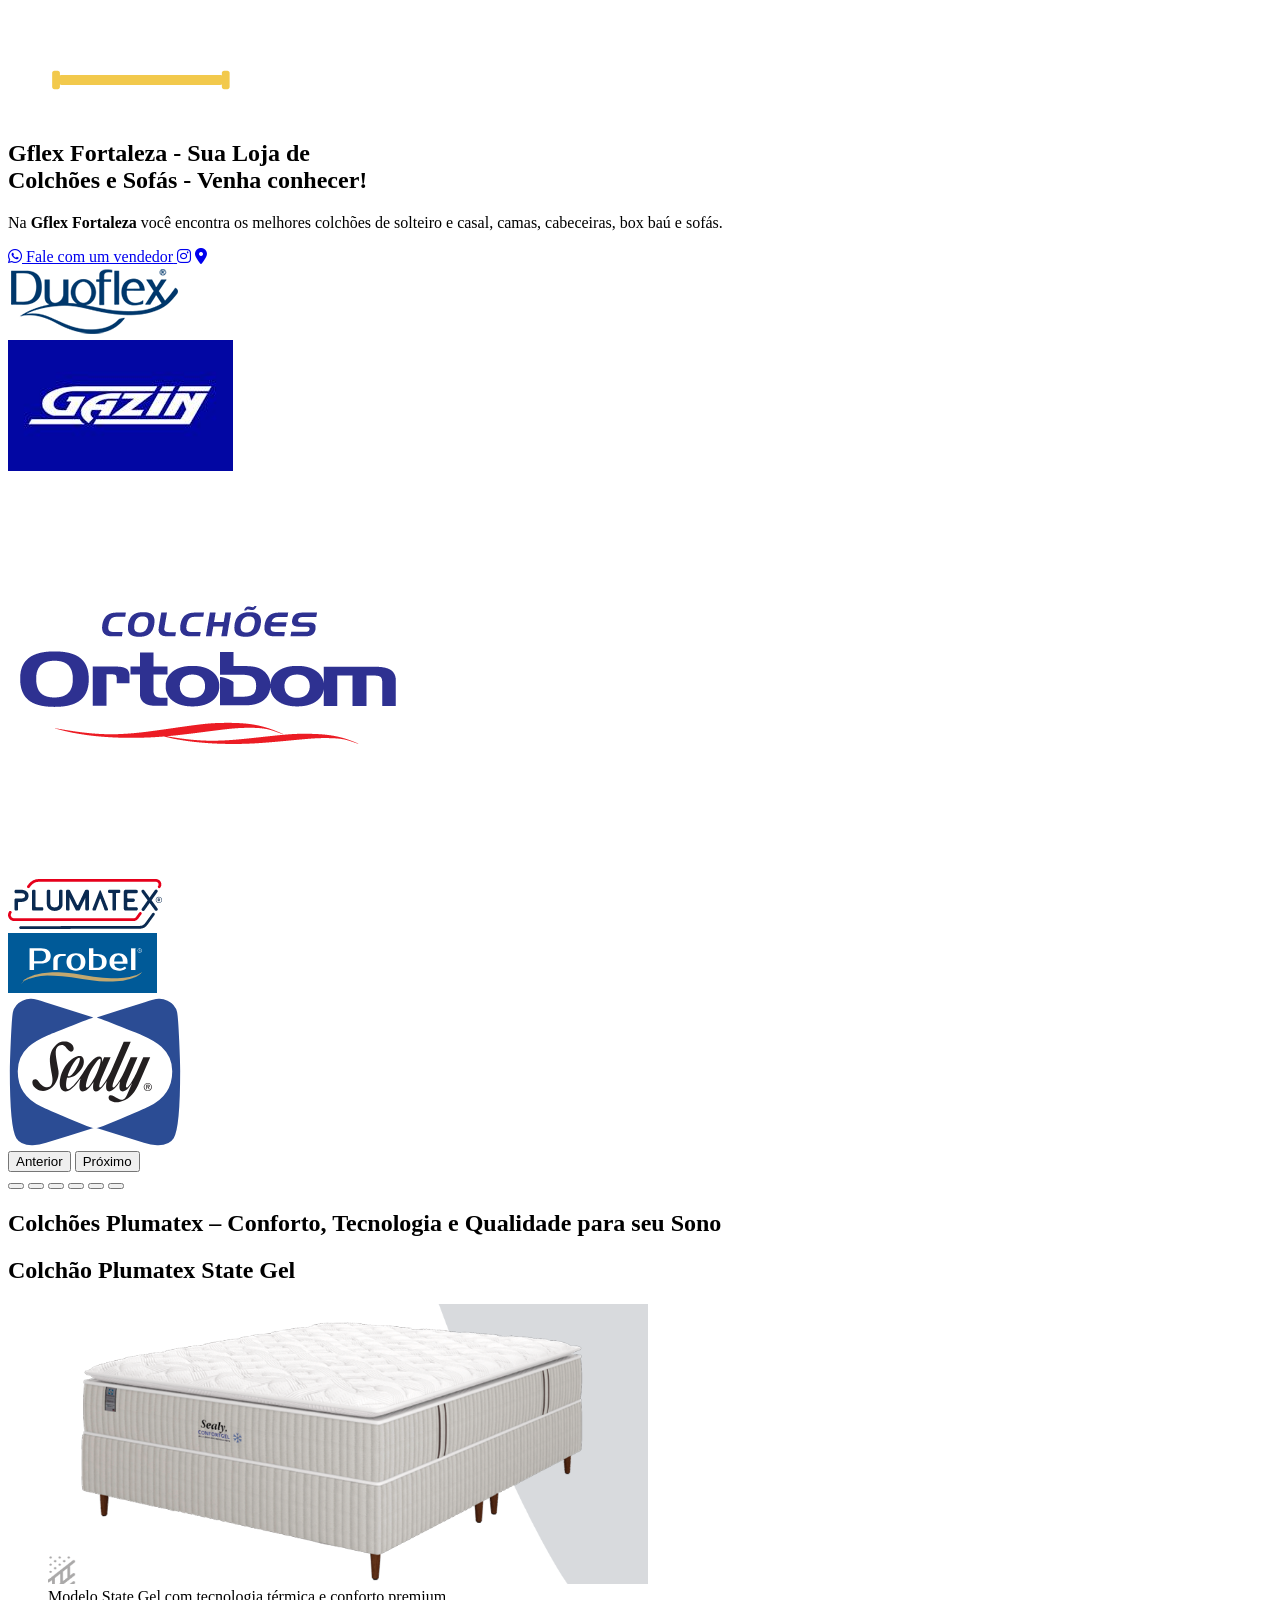
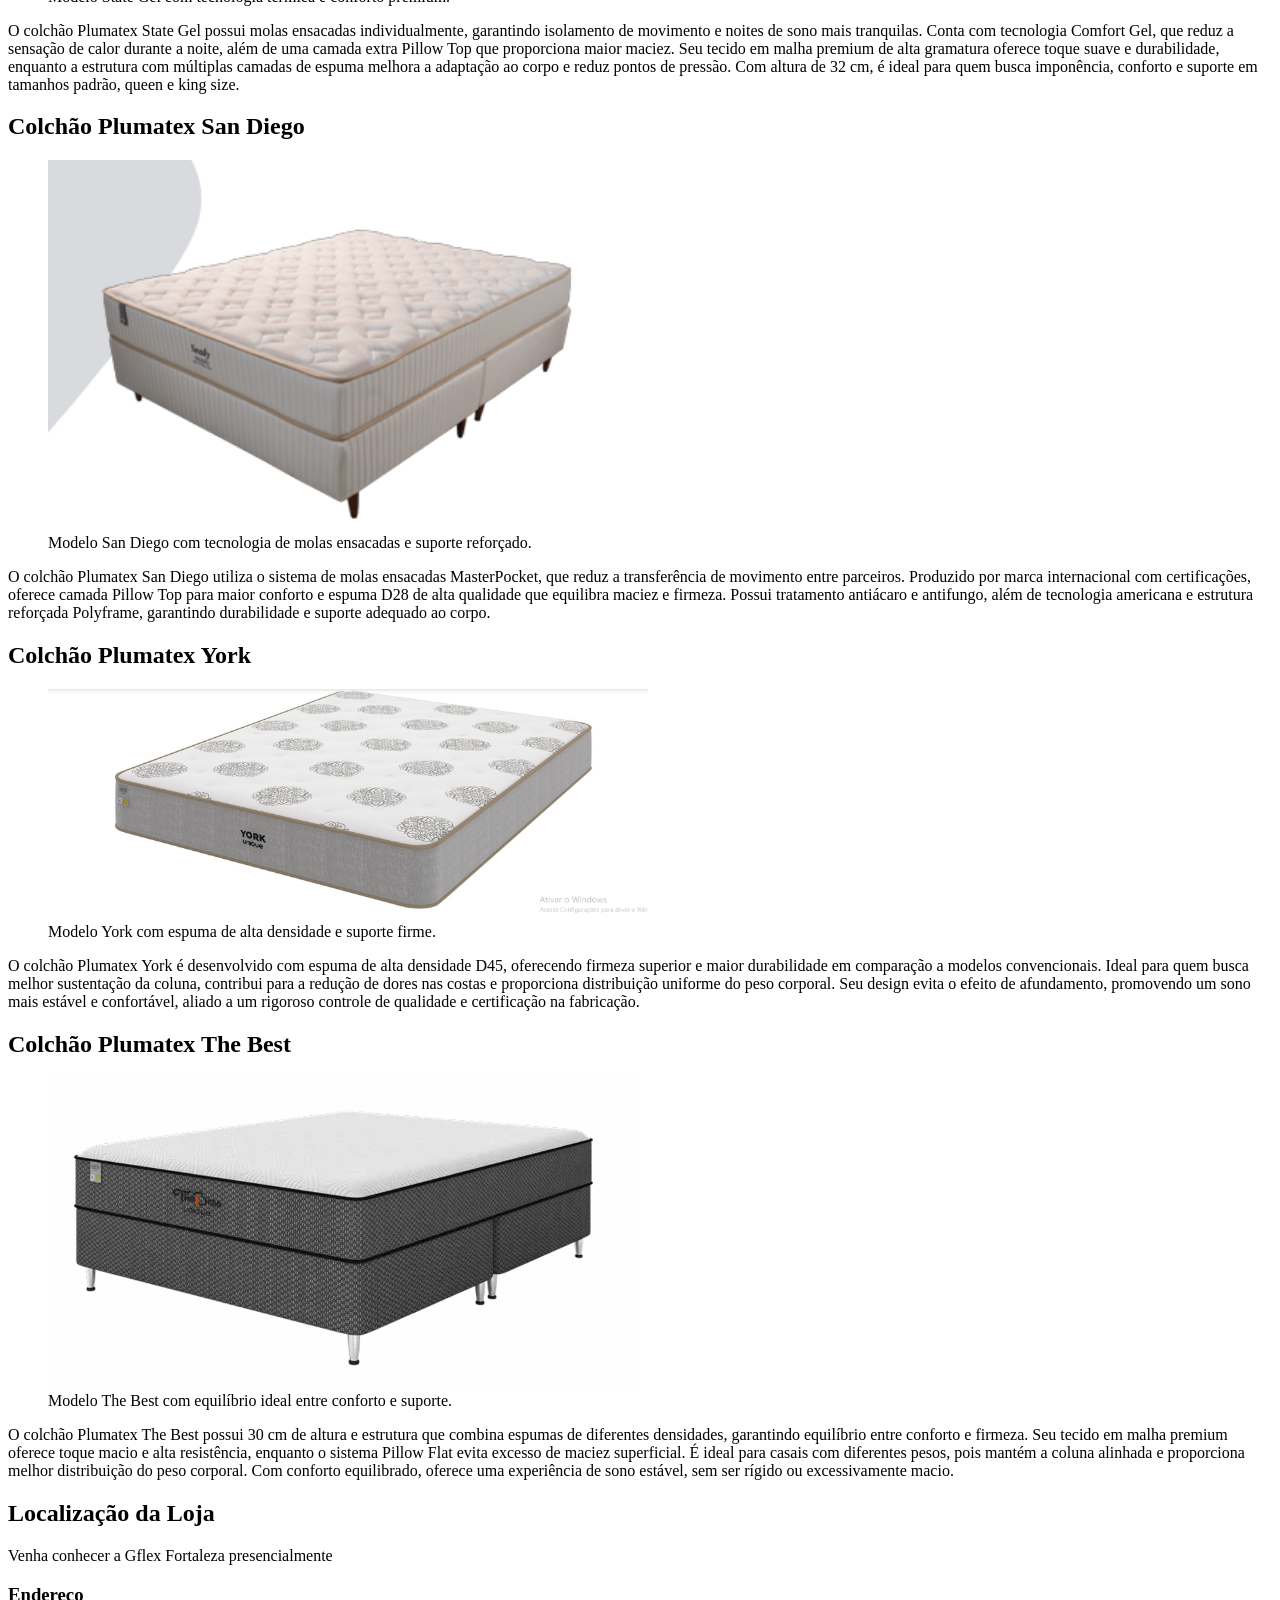
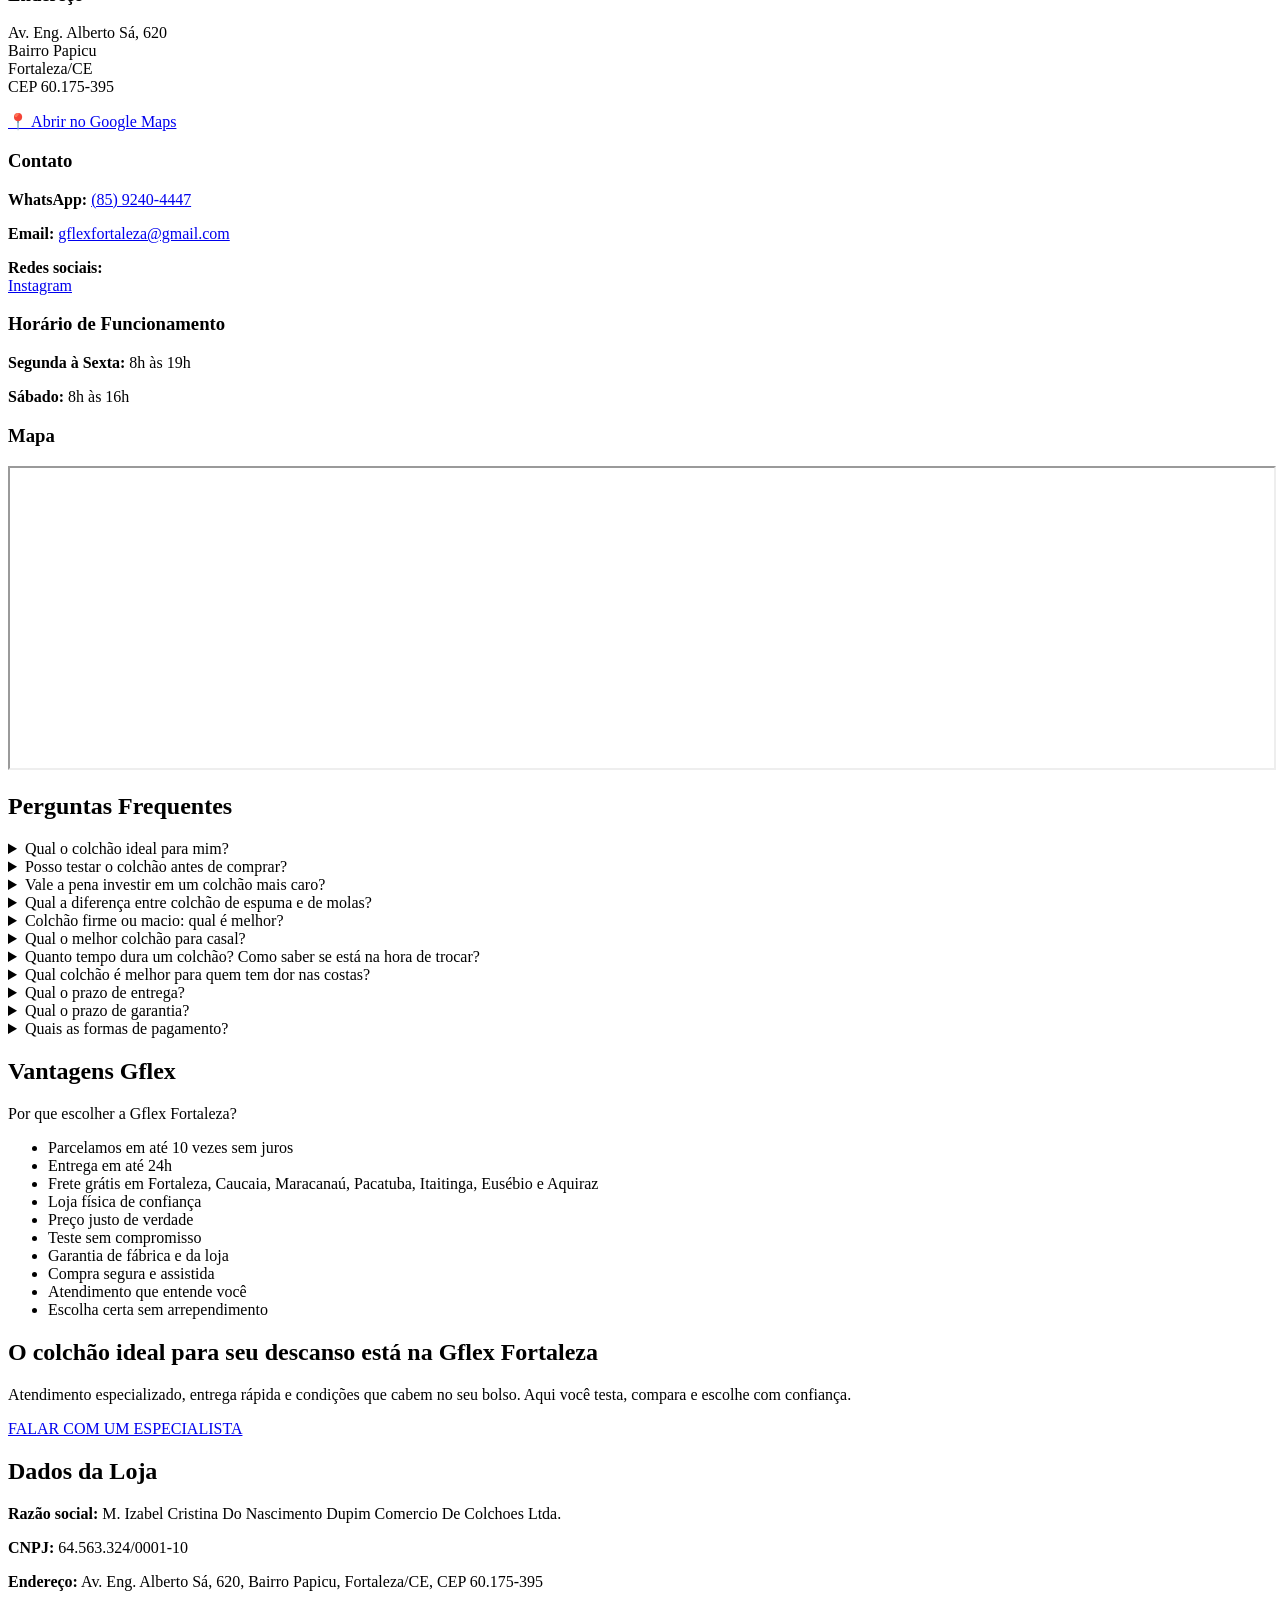
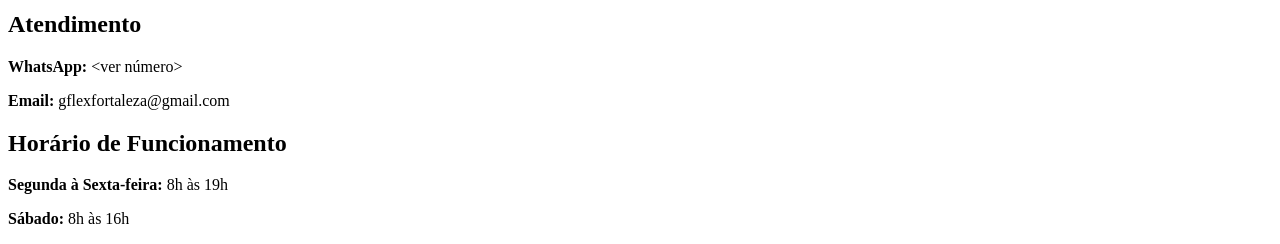
<file: onde.html>
<!DOCTYPE html>
<html lang="pt-BR">

<head>
    <meta charset="UTF-8">
    <meta name="viewport" content="width=device-width, initial-scale=1.0">
    <title>GFlex Fortaleza</title>
    <link rel="stylesheet" href="https://cdnjs.cloudflare.com/ajax/libs/font-awesome/6.4.0/css/all.min.css">
</head>

<body>

    <section>
        <figure>
            <img src="./assets/logo/gf.svg" alt="Logo GFlex Fortaleza" height="100">
        </figure>
        <h1>
            Gflex Fortaleza - Sua Loja de <br />
            Colchões e Sofás - Venha conhecer!
        </h1>
        <p>
            Na <strong>Gflex Fortaleza</strong> você encontra os melhores colchões de solteiro e casal, camas,
            cabeceiras, box baú e sofás.
        </p>
        <a href="https://wa.me/+558592404447" target="_blank" rel="noopener noreferrer">
            <i class="fab fa-whatsapp"></i>
            <span>Fale com um vendedor</span>
        </a>
        <a href=" https://www.instagram.com/gflexfortaleza" target="_blank" rel="noopener noreferrer"><i
                class="fab fa-instagram"></i></a>
        <a href=" https://maps.app.goo.gl/jyr4YcjzsZVa6xKb9" target="_blank" rel="noopener noreferrer"><i
                class="fas fa-map-marker-alt"></i></a>
    </section>

    <section id="slider-marcas">

        <div class="container">

            <div class="slider">

                <div class="slider-inner">

                    <div class="slide active">
                        <img src="assets/marcas/douflex.png" alt="Douflex">
                    </div>

                    <div class="slide">
                        <img src="assets/marcas/gazin.png" alt="Gazin">
                    </div>

                    <div class="slide">
                        <img src="assets/marcas/ortobom.png" alt="Ortobom">
                    </div>

                    <div class="slide">
                        <img src="assets/marcas/plumatex.png" alt="Plumatex">
                    </div>

                    <div class="slide">
                        <img src="assets/marcas/probel.png" alt="Probel">
                    </div>

                    <div class="slide">
                        <img src="assets/marcas/selay.png" alt="Selay">
                    </div>

                </div>

                <button class="slider-control prev">Anterior</button>
                <button class="slider-control next">Próximo</button>

                <div class="slider-indicators">
                    <button class="active"></button>
                    <button></button>
                    <button></button>
                    <button></button>
                    <button></button>
                    <button></button>
                </div>

            </div>

        </div>

    </section>

    <section>
        <header>
            <h1>Colchões Plumatex – Conforto, Tecnologia e Qualidade para seu Sono</h1>
        </header>

        <article>
            <h2>Colchão Plumatex State Gel</h2>
            <figure>
                <img src="./assets/produto/produto-3.png"
                    alt="Colchão Plumatex State Gel com tecnologia de conforto térmico e molas ensacadas" loading="lazy"
                    width="600" height="280">
                <figcaption>Modelo State Gel com tecnologia térmica e conforto premium.</figcaption>
            </figure>
            <p>
                O colchão Plumatex State Gel possui molas ensacadas individualmente, garantindo isolamento de movimento
                e noites de sono mais tranquilas.
                Conta com tecnologia Comfort Gel, que reduz a sensação de calor durante a noite, além de uma camada
                extra Pillow Top que proporciona maior maciez.
                Seu tecido em malha premium de alta gramatura oferece toque suave e durabilidade, enquanto a estrutura
                com múltiplas camadas de espuma melhora a adaptação ao corpo e reduz pontos de pressão.
                Com altura de 32 cm, é ideal para quem busca imponência, conforto e suporte em tamanhos padrão, queen e
                king size.
            </p>
        </article>

        <article>
            <h2>Colchão Plumatex San Diego</h2>
            <figure>
                <img src="./assets/produto/produto-1.png"
                    alt="Colchão Plumatex San Diego com molas ensacadas e estrutura reforçada" loading="lazy"
                    width="590" height="370">
                <figcaption>Modelo San Diego com tecnologia de molas ensacadas e suporte reforçado.</figcaption>
            </figure>
            <p>
                O colchão Plumatex San Diego utiliza o sistema de molas ensacadas MasterPocket, que reduz a
                transferência de movimento entre parceiros.
                Produzido por marca internacional com certificações, oferece camada Pillow Top para maior conforto e
                espuma D28 de alta qualidade que equilibra maciez e firmeza.
                Possui tratamento antiácaro e antifungo, além de tecnologia americana e estrutura reforçada Polyframe,
                garantindo durabilidade e suporte adequado ao corpo.
            </p>
        </article>

        <article>
            <h2>Colchão Plumatex York</h2>
            <figure>
                <img src="./assets/produto/produto-2.png"
                    alt="Colchão Plumatex York de espuma firme com alta densidade e suporte ortopédico" loading="lazy"
                    width="600" height="230">
                <figcaption>Modelo York com espuma de alta densidade e suporte firme.</figcaption>
            </figure>
            <p>
                O colchão Plumatex York é desenvolvido com espuma de alta densidade D45, oferecendo firmeza superior e
                maior durabilidade em comparação a modelos convencionais.
                Ideal para quem busca melhor sustentação da coluna, contribui para a redução de dores nas costas e
                proporciona distribuição uniforme do peso corporal.
                Seu design evita o efeito de afundamento, promovendo um sono mais estável e confortável, aliado a um
                rigoroso controle de qualidade e certificação na fabricação.
            </p>
        </article>

        <article>
            <h2>Colchão Plumatex The Best</h2>
            <figure>
                <img src="./assets/produto/produto-4.png"
                    alt="Colchão Plumatex The Best com equilíbrio entre firmeza e conforto" loading="lazy" width="600"
                    height="310">
                <figcaption>Modelo The Best com equilíbrio ideal entre conforto e suporte.</figcaption>
            </figure>
            <p>
                O colchão Plumatex The Best possui 30 cm de altura e estrutura que combina espumas de diferentes
                densidades, garantindo equilíbrio entre conforto e firmeza.
                Seu tecido em malha premium oferece toque macio e alta resistência, enquanto o sistema Pillow Flat evita
                excesso de maciez superficial.
                É ideal para casais com diferentes pesos, pois mantém a coluna alinhada e proporciona melhor
                distribuição do peso corporal.
                Com conforto equilibrado, oferece uma experiência de sono estável, sem ser rígido ou excessivamente
                macio.
            </p>
        </article>
    </section>

    <section id="localizacao">

        <header>
            <h2>Localização da Loja</h2>
            <p>Venha conhecer a Gflex Fortaleza presencialmente</p>
        </header>

        <article>
            <h3>Endereço</h3>
            <p>
                Av. Eng. Alberto Sá, 620<br>
                Bairro Papicu<br>
                Fortaleza/CE<br>
                CEP 60.175-395
            </p>

            <p>
                <a href="https://maps.app.goo.gl/jyr4YcjzsZVa6xKb9" target="_blank" rel="noopener noreferrer">
                    📍 Abrir no Google Maps
                </a>
            </p>
        </article>

        <article>
            <h3>Contato</h3>
            <p><strong>WhatsApp:</strong> <a href="https://wa.me/+558592404447" target="_blank">(85) 9240-4447</a></p>
            <p><strong>Email:</strong> <a href="mailto:gflexfortaleza@gmail.com">gflexfortaleza@gmail.com</a></p>

            <p>
                <strong>Redes sociais:</strong><br>
                <a href="https://www.instagram.com/gflexfortaleza" target="_blank">Instagram</a>
            </p>
        </article>

        <article>
            <h3>Horário de Funcionamento</h3>
            <p><strong>Segunda à Sexta:</strong> 8h às 19h</p>
            <p><strong>Sábado:</strong> 8h às 16h</p>
        </article>

        <article>
            <h3>Mapa</h3>
            <iframe src="https://www.google.com/maps?q=Av.+Eng.+Alberto+Sá,+620,+Fortaleza&output=embed" width="100%"
                height="300" loading="lazy">
            </iframe>
        </article>

    </section>

    <section>
        <h1>Perguntas Frequentes</h1>

        <details>
            <summary>Qual o colchão ideal para mim?</summary>
            <p>
                O colchão ideal é aquele que se adapta ao seu corpo e ao seu jeito de dormir.
                Se você dorme de lado, o ideal é um colchão mais macio para acomodar os ombros e quadris.
                Já quem dorme de costas ou de barriga para cima precisa de um modelo mais firme, que mantenha a coluna
                alinhada.
                Também é importante considerar seu peso e preferência de conforto.
            </p>
            <p>
                👉 Quer acertar na escolha? Venha até a GFLEX e experimente — a gente te ajuda a encontrar o colchão
                perfeito para o seu descanso!
            </p>
        </details>

        <details>
            <summary>Posso testar o colchão antes de comprar?</summary>
            <p>
                Claro! Testar é essencial para escolher com segurança.
                Oferecemos 7 noites, se não gostar ou não se adaptar é possível devolver ou trocar por outro modelo.
            </p>
        </details>

        <details>
            <summary>Vale a pena investir em um colchão mais caro?</summary>
            <p>
                Sim — você passa 1/3 da vida nele. Conforto e saúde fazem toda a diferença.
            </p>
        </details>

        <details>
            <summary>Qual a diferença entre colchão de espuma e de molas?</summary>
            <p>
                Espuma oferece mais firmeza e estabilidade.
                Molas trazem mais conforto e ventilação — ideal para quem sente muito calor.
                Mas temos opções com tecnologia que ajudam na ventilação e controle de temperatura, mesmo na opção de
                espuma.
            </p>
        </details>

        <details>
            <summary>Colchão firme ou macio: qual é melhor?</summary>
            <p>
                Depende do seu corpo e posição ao dormir.
                O melhor é aquele que mantém sua coluna alinhada e confortável.
            </p>
        </details>

        <details>
            <summary>Qual o melhor colchão para casal?</summary>
            <p>
                Os que reduzem a transferência de movimento — assim um não incomoda o outro.
            </p>
        </details>

        <details>
            <summary>Quanto tempo dura um colchão? Como saber se está na hora de trocar?</summary>
            <p>
                Em média 5 anos, dependendo do material e do uso.
                Se ele está afundando, causando dores ou você acorda cansado, já passou da hora.
            </p>
        </details>

        <details>
            <summary>Qual colchão é melhor para quem tem dor nas costas?</summary>
            <p>
                Geralmente, modelos de firmeza média a alta, que mantêm a coluna alinhada.
            </p>
        </details>

        <details>
            <summary>Qual o prazo de entrega?</summary>
            <p>
                24 horas e frete gratuito nos municípios de Fortaleza, Caucaia, Maracanaú, Pacatuba, Itaitinga, Eusébio
                e Aquiraz.
                Para entregas em outros municípios, mediante consulta.
            </p>
        </details>

        <details>
            <summary>Qual o prazo de garantia?</summary>
            <p>
                12 meses para colchões e 90 dias para sofás.
            </p>
        </details>

        <details>
            <summary>Quais as formas de pagamento?</summary>
            <p>
                Parcelamos em até 10 vezes sem juros no cartão de crédito (Visa, Master e Elo).
                Aceitamos também PIX e cartão de débito.
            </p>
        </details>

    </section>

    <section id="vantagens">

        <header>
            <h2>Vantagens Gflex</h2>
            <p>Por que escolher a Gflex Fortaleza?</p>
        </header>

        <ul>
            <li>Parcelamos em até 10 vezes sem juros</li>
            <li>Entrega em até 24h</li>
            <li>Frete grátis em Fortaleza, Caucaia, Maracanaú, Pacatuba, Itaitinga, Eusébio e Aquiraz</li>
            <li>Loja física de confiança</li>
            <li>Preço justo de verdade</li>
            <li>Teste sem compromisso</li>
            <li>Garantia de fábrica e da loja</li>
            <li>Compra segura e assistida</li>
            <li>Atendimento que entende você</li>
            <li>Escolha certa sem arrependimento</li>
        </ul>

    </section>

    <section>

        <header>
            <h1>
                O colchão ideal para seu descanso está na Gflex Fortaleza
            </h1>

            <p>
                Atendimento especializado, entrega rápida e condições que cabem no seu bolso.
                Aqui você testa, compara e escolhe com confiança.
            </p>
        </header>

        <p>
            <a href="https://wa.me/+558592404447" target="_blank">
                FALAR COM UM ESPECIALISTA
            </a>
        </p>

    </section>

    <footer>

        <section>
            <h2>Dados da Loja</h2>
            <p><strong>Razão social:</strong> M. Izabel Cristina Do Nascimento Dupim Comercio De Colchoes Ltda.</p>
            <p><strong>CNPJ:</strong> 64.563.324/0001-10</p>
            <p><strong>Endereço:</strong> Av. Eng. Alberto Sá, 620, Bairro Papicu, Fortaleza/CE, CEP 60.175-395</p>
        </section>

        <section>
            <h2>Atendimento</h2>
            <p><strong>WhatsApp:</strong> &lt;ver número&gt;</p>
            <p><strong>Email:</strong> gflexfortaleza@gmail.com</p>
        </section>

        <section>
            <h2>Horário de Funcionamento</h2>
            <p><strong>Segunda à Sexta-feira:</strong> 8h às 19h</p>
            <p><strong>Sábado:</strong> 8h às 16h</p>
        </section>

    </footer>

</body>

</html>
</file>
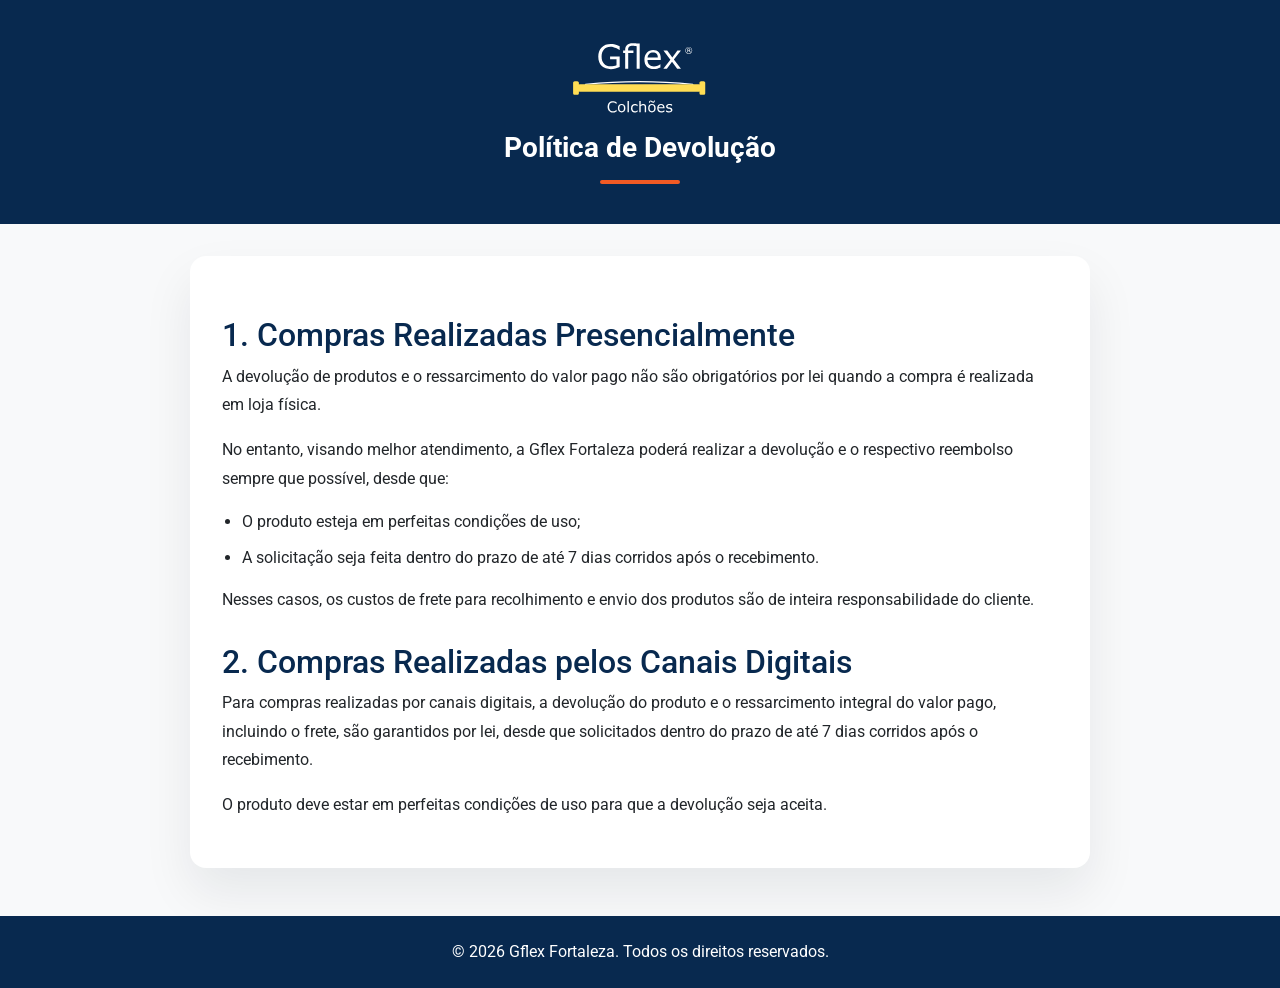
<file: politica-de-devolucao.html>
<!DOCTYPE html>
<html lang="pt-BR">

<head>
    <meta charset="UTF-8">
    <meta name="viewport" content="width=device-width, initial-scale=1.0">
    <title>Política de Devolução - Gflex Fortaleza</title>

    <meta property="og:title" content="Política de Devolução - Gflex Fortaleza">
    <meta property="og:description"
        content="Conheça a política de devolução da Gflex Fortaleza. Trocas e devoluções seguras em até 7 dias. Entrega em 24h e frete grátis.">
    <meta property="og:type" content="website">
    <meta property="og:locale" content="pt_BR">
    <meta property="og:url" content="https://gflexcolchoes.com.br/politica-de-devolucao.html">
    <meta property="og:image" content="https://gflexcolchoes.com.br/assets/image/topo-site-noite.png">
    <meta property="og:image:width" content="1200">
    <meta property="og:image:height" content="630">
    <meta property="og:site_name" content="Gflex Fortaleza">

    <meta name="twitter:card" content="summary_large_image">
    <meta name="twitter:title" content="Política de Devolução - Gflex Fortaleza">
    <meta name="twitter:description"
        content="Conheça a política de devolução da Gflex Fortaleza. Trocas e devoluções seguras em até 7 dias.">
    <meta name="twitter:image" content="https://gflexcolchoes.com.br/assets/image/topo-site-noite.png">

    <link rel="shortcut icon" href="./assets/logo/ico.png" type="image/x-icon">

    <link rel="preconnect" href="https://cdn.jsdelivr.net">
    <link rel="preconnect" href="https://cdnjs.cloudflare.com">
    <link href="https://cdn.jsdelivr.net/npm/bootstrap@5.3.3/dist/css/bootstrap.min.css" rel="stylesheet">
    <link href="https://cdnjs.cloudflare.com/ajax/libs/font-awesome/6.5.0/css/all.min.css" rel="stylesheet">
    <link href="https://fonts.googleapis.com/css2?family=Roboto:wght@300;400;500;700&display=swap" rel="stylesheet">

    <style>
        :root {
            --gflex-primary: #08294f;
            --gflex-secondary: #f15a24;
            --gflex-light: #f8f9fa;
            --gflex-dark: #051a36;
        }

        body {
            background: #f8f9fa;
            color: #212529;
            min-height: 100vh;
            display: flex;
            flex-direction: column;
            font-family: 'Roboto', sans-serif;
        }

        .page-header,
        .page-footer {
            background: var(--gflex-primary);
            color: #fff;
        }

        .page-header {
            padding: 2.5rem 0;
        }

        .page-header img {
            max-width: 140px;
            filter: brightness(1.1);
        }

        .page-title {
            margin-top: 1rem;
            font-size: 1.75rem;
            font-weight: 700;
        }

        main {
            flex: 1;
            padding: 2rem 0 3rem;
        }

        .content-card {
            background: #fff;
            border-radius: 1rem;
            box-shadow: 0 24px 50px rgba(15, 23, 42, 0.08);
            padding: 2rem;
        }

        .content-card h2 {
            color: var(--gflex-primary);
            margin-top: 1.75rem;
        }

        .content-card ul {
            padding-left: 1.25rem;
        }

        .content-card ul li {
            margin-bottom: 0.75rem;
        }

        .content-card p {
            line-height: 1.8;
        }

        .page-footer {
            padding: 1.5rem 0;
            text-align: center;
        }

        .divider {
            height: 4px;
            width: 80px;
            background: var(--gflex-secondary);
            margin: 1rem auto 0;
            border-radius: 999px;
        }
    </style>

</head>

<body>
    <header class="page-header text-center">
        <div class="container">
            <img src="./assets/logo/gf.svg" alt="Gflex Fortaleza" class="img-fluid">
            <h1 class="page-title">Política de Devolução</h1>
            <div class="divider"></div>
        </div>
    </header>

    <main>
        <div class="container">
            <div class="content-card mx-auto" style="max-width: 900px;">
                <section>
                    <h2>1. Compras Realizadas Presencialmente</h2>
                    <p>
                        A devolução de produtos e o ressarcimento do valor pago não são obrigatórios por lei quando a
                        compra é realizada em loja física.
                    </p>
                    <p>
                        No entanto, visando melhor atendimento, a Gflex Fortaleza poderá realizar a devolução e o
                        respectivo reembolso sempre que possível, desde que:
                    </p>
                    <ul>
                        <li>O produto esteja em perfeitas condições de uso;</li>
                        <li>A solicitação seja feita dentro do prazo de até 7 dias corridos após o recebimento.</li>
                    </ul>
                    <p>
                        Nesses casos, os custos de frete para recolhimento e envio dos produtos são de inteira
                        responsabilidade do cliente.
                    </p>
                </section>

                <section>
                    <h2>2. Compras Realizadas pelos Canais Digitais</h2>
                    <p>
                        Para compras realizadas por canais digitais, a devolução do produto e o ressarcimento integral
                        do valor pago, incluindo o frete, são garantidos por lei, desde que solicitados dentro do prazo
                        de até 7 dias corridos após o recebimento.
                    </p>
                    <p>
                        O produto deve estar em perfeitas condições de uso para que a devolução seja aceita.
                    </p>
                </section>
                
            </div>
        </div>
    </main>

    <footer class="page-footer">
        <div class="container">
            <p class="mb-0">&copy; 2026 Gflex Fortaleza. Todos os direitos reservados.</p>
        </div>
    </footer>

    <script src="https://cdn.jsdelivr.net/npm/bootstrap@5.3.3/dist/js/bootstrap.bundle.min.js"></script>
</body>

</html>
</file>
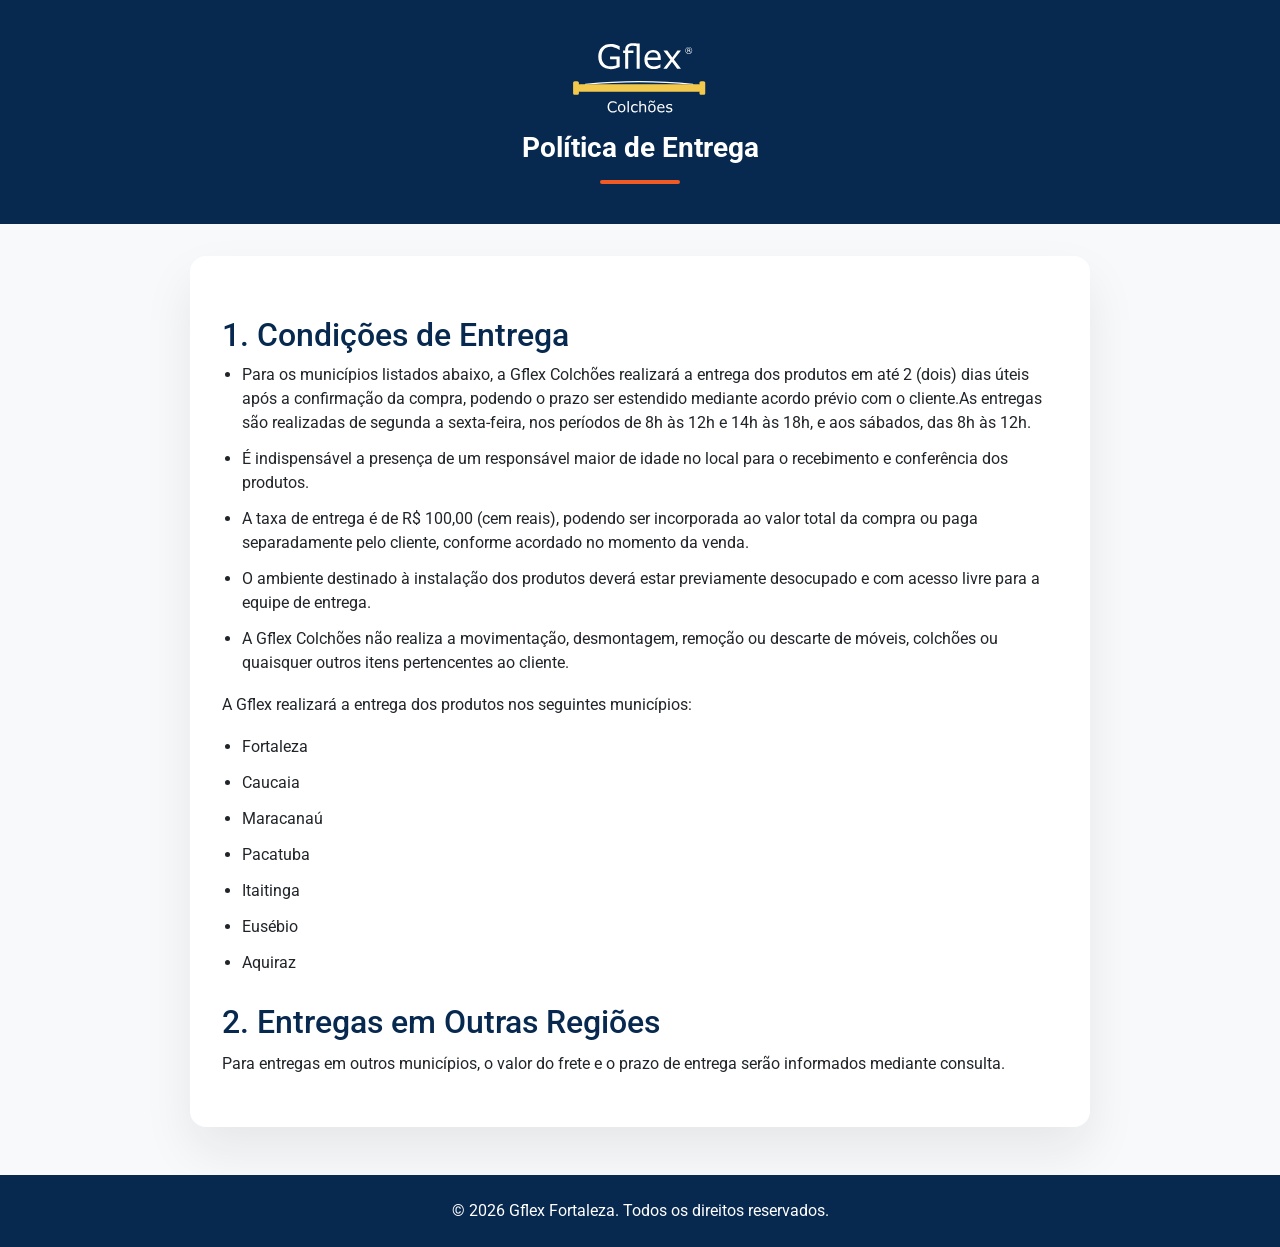
<file: politica-de-entrega.html>
<!DOCTYPE html>
<html lang="pt-BR">

<head>
    <meta charset="UTF-8">
    <meta name="viewport" content="width=device-width, initial-scale=1.0">
    <title>Política de Entrega - Gflex Fortaleza</title>

    <meta property="og:title" content="Política de Entrega - Gflex Fortaleza">
    <meta property="og:description"
        content="Saiba como funciona a entrega na Gflex Fortaleza. Entrega em 24h, frete grátis e acompanhamento de pedido em tempo real.">
    <meta property="og:type" content="website">
    <meta property="og:locale" content="pt_BR">
    <meta property="og:url" content="https://gflexcolchoes.com.br/politica-de-entrega.html">
    <meta property="og:image" content="https://gflexcolchoes.com.br/assets/image/topo-site-noite.png">
    <meta property="og:image:width" content="1200">
    <meta property="og:image:height" content="630">
    <meta property="og:site_name" content="Gflex Fortaleza">

    <link rel="shortcut icon" href="./assets/logo/ico.png" type="image/x-icon">

    <meta name="twitter:card" content="summary_large_image">
    <meta name="twitter:title" content="Política de Entrega - Gflex Fortaleza">
    <meta name="twitter:description" content="Entrega em 24h, frete grátis e acompanhamento de pedido em tempo real.">
    <meta name="twitter:image" content="https://gflexcolchoes.com.br/assets/image/topo-site-noite.png">

    <link rel="preconnect" href="https://cdn.jsdelivr.net">
    <link rel="preconnect" href="https://cdnjs.cloudflare.com">
    <link href="https://cdn.jsdelivr.net/npm/bootstrap@5.3.3/dist/css/bootstrap.min.css" rel="stylesheet">
    <link href="https://cdnjs.cloudflare.com/ajax/libs/font-awesome/6.5.0/css/all.min.css" rel="stylesheet">
    <link href="https://fonts.googleapis.com/css2?family=Roboto:wght@300;400;500;700&display=swap" rel="stylesheet">

    <style>
        :root {
            --gflex-primary: #08294f;
            --gflex-secondary: #f15a24;
            --gflex-light: #f8f9fa;
            --gflex-dark: #051a36;
        }

        body {
            background: var(--gflex-light);
            color: #212529;
            min-height: 100vh;
            display: flex;
            flex-direction: column;
            font-family: 'Roboto', sans-serif;
        }

        .page-header,
        .page-footer {
            background: var(--gflex-primary);
            color: #fff;
        }

        .page-header {
            padding: 2.5rem 0;
            text-align: center;
        }

        .page-header img {
            max-width: 140px;
            margin-bottom: 1rem;
        }

        .page-title {
            font-size: 1.75rem;
            font-weight: 700;
        }

        main {
            flex: 1;
            padding: 2rem 0 3rem;
        }

        .content-card {
            background: #fff;
            border-radius: 1rem;
            box-shadow: 0 24px 50px rgba(15, 23, 42, 0.08);
            padding: 2rem;
        }

        .content-card h2 {
            color: var(--gflex-primary);
            margin-top: 1.75rem;
        }

        .content-card ul {
            padding-left: 1.25rem;
        }

        .content-card ul li {
            margin-bottom: 0.75rem;
        }

        .content-card p {
            line-height: 1.8;
        }

        .page-footer {
            padding: 1.5rem 0;
            text-align: center;
        }

        .divider {
            height: 4px;
            width: 80px;
            background: var(--gflex-secondary);
            margin: 1rem auto 0;
            border-radius: 999px;
        }
    </style>

</head>

<body>
    <header class="page-header">
        <div class="container">
            <img src="./assets/logo/gf.svg" alt="Gflex Fortaleza" class="img-fluid">
            <h1 class="page-title">Política de Entrega</h1>
            <div class="divider"></div>
        </div>
    </header>

    <main>
        <div class="container">
            <div class="content-card mx-auto" style="max-width: 900px;">
                <section>
                    <h2>1. Condições de Entrega</h2>
                    <ul>
                        <li>
                            Para os municípios listados abaixo, a Gflex Colchões realizará a entrega dos produtos em até
                            2 (dois) dias úteis após a confirmação da compra, podendo o prazo ser estendido mediante
                            acordo prévio com o cliente.As entregas são realizadas de segunda a sexta-feira, nos
                            períodos de 8h às 12h e 14h às 18h, e aos sábados, das 8h às 12h.
                        </li>
                        <li>
                            É indispensável a presença de um responsável maior de idade no local para o recebimento e
                            conferência dos produtos.
                        </li>
                        <li>
                            A taxa de entrega é de R$ 100,00 (cem reais), podendo ser incorporada ao valor total da
                            compra ou paga separadamente pelo cliente, conforme acordado no momento da venda.
                        </li>
                        <li>
                            O ambiente destinado à instalação dos produtos deverá estar previamente desocupado e com
                            acesso livre para a equipe de entrega.
                        </li>
                        <li>
                            A Gflex Colchões não realiza a movimentação, desmontagem, remoção ou descarte de móveis,
                            colchões ou quaisquer outros itens pertencentes ao cliente.
                        </li>
                    </ul>
                    <p>
                        A Gflex realizará a entrega dos produtos nos seguintes
                        municípios:
                    </p>
                    <ul>
                        <li>Fortaleza</li>
                        <li>Caucaia</li>
                        <li>Maracanaú</li>
                        <li>Pacatuba</li>
                        <li>Itaitinga</li>
                        <li>Eusébio</li>
                        <li>Aquiraz</li>
                    </ul>
                </section>

                <section>
                    <h2>2. Entregas em Outras Regiões</h2>
                    <p>
                        Para entregas em outros municípios, o valor do frete e o prazo de entrega serão informados
                        mediante consulta.
                    </p>
                </section>
            </div>
        </div>
    </main>

    <footer class="page-footer">
        <div class="container">
            <p class="mb-0">&copy; 2026 Gflex Fortaleza. Todos os direitos reservados.</p>
        </div>
    </footer>

    <script src="https://cdn.jsdelivr.net/npm/bootstrap@5.3.3/dist/js/bootstrap.bundle.min.js"></script>
</body>

</html>
</file>
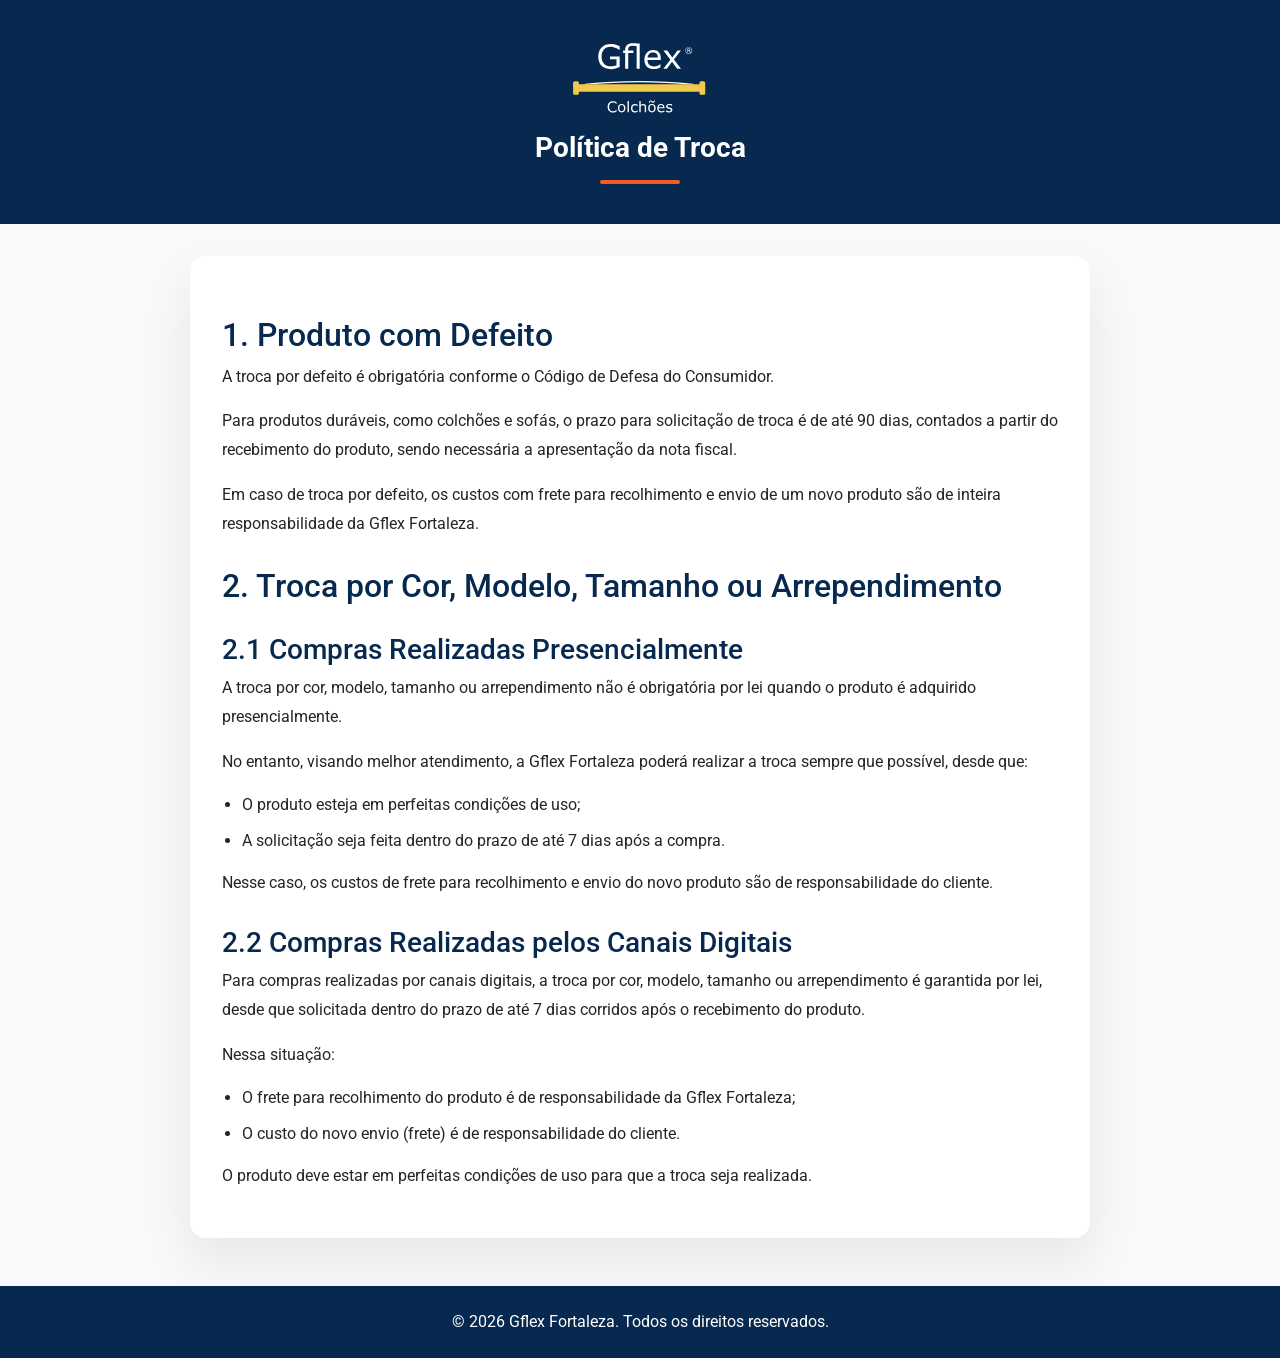
<file: politica-de-troca.html>
<!DOCTYPE html>
<html lang="pt-BR">

<head>
    <meta charset="UTF-8">
    <meta name="viewport" content="width=device-width, initial-scale=1.0">
    <title>Política de Troca - Gflex Fortaleza</title>

    <meta property="og:title" content="Política de Troca - Gflex Fortaleza">
    <meta property="og:description"
        content="Conheça a política de troca da Gflex Fortaleza. Trocas rápidas e fáceis em até 7 dias com frete grátis.">
    <meta property="og:type" content="website">
    <meta property="og:locale" content="pt_BR">
    <meta property="og:url" content="https://gflexcolchoes.com.br/politica-de-troca.html">
    <meta property="og:image" content="https://gflexcolchoes.com.br/assets/image/topo-site-noite.png">
    <meta property="og:image:width" content="1200">
    <meta property="og:image:height" content="630">
    <meta property="og:site_name" content="Gflex Fortaleza">

    <link rel="shortcut icon" href="./assets/logo/ico.png" type="image/x-icon">

    <meta name="twitter:card" content="summary_large_image">
    <meta name="twitter:title" content="Política de Troca - Gflex Fortaleza">
    <meta name="twitter:description" content="Trocas rápidas e fáceis em até 7 dias com frete grátis.">
    <meta name="twitter:image" content="https://gflexcolchoes.com.br/assets/image/topo-site-noite.png">

    <link rel="preconnect" href="https://cdn.jsdelivr.net">
    <link rel="preconnect" href="https://cdnjs.cloudflare.com">
    <link href="https://cdn.jsdelivr.net/npm/bootstrap@5.3.3/dist/css/bootstrap.min.css" rel="stylesheet">
    <link href="https://cdnjs.cloudflare.com/ajax/libs/font-awesome/6.5.0/css/all.min.css" rel="stylesheet">
    <link href="https://fonts.googleapis.com/css2?family=Roboto:wght@300;400;500;700&display=swap" rel="stylesheet">

    <style>
        :root {
            --gflex-primary: #08294f;
            --gflex-secondary: #f15a24;
            --gflex-light: #f8f9fa;
            --gflex-dark: #051a36;
        }

        body {
            background: var(--gflex-light);
            color: #212529;
            min-height: 100vh;
            display: flex;
            flex-direction: column;
            font-family: 'Roboto', sans-serif;
        }

        .page-header,
        .page-footer {
            background: var(--gflex-primary);
            color: #fff;
        }

        .page-header {
            padding: 2.5rem 0;
            text-align: center;
        }

        .page-header img {
            max-width: 140px;
            margin-bottom: 1rem;
        }

        .page-title {
            font-size: 1.75rem;
            font-weight: 700;
        }

        main {
            flex: 1;
            padding: 2rem 0 3rem;
        }

        .content-card {
            background: #fff;
            border-radius: 1rem;
            box-shadow: 0 24px 50px rgba(15, 23, 42, 0.08);
            padding: 2rem;
        }

        .content-card h2,
        .content-card h3 {
            color: var(--gflex-primary);
            margin-top: 1.75rem;
        }

        .content-card ul {
            padding-left: 1.25rem;
        }

        .content-card ul li {
            margin-bottom: 0.75rem;
        }

        .content-card p {
            line-height: 1.8;
        }

        .page-footer {
            padding: 1.5rem 0;
            text-align: center;
        }

        .divider {
            height: 4px;
            width: 80px;
            background: var(--gflex-secondary);
            margin: 1rem auto 0;
            border-radius: 999px;
        }
    </style>

</head>

<body>
    <header class="page-header">
        <div class="container">
            <img src="./assets/logo/gf.svg" alt="Gflex Fortaleza" class="img-fluid">
            <h1 class="page-title">Política de Troca</h1>
            <div class="divider"></div>
        </div>
    </header>

    <main>
        <div class="container">
            <div class="content-card mx-auto" style="max-width: 900px;">
                <section>
                    <h2>1. Produto com Defeito</h2>
                    <p>
                        A troca por defeito é obrigatória conforme o Código de Defesa do Consumidor.
                    </p>
                    <p>
                        Para produtos duráveis, como colchões e sofás, o prazo para solicitação de troca é de até 90
                        dias, contados a partir do recebimento do produto, sendo necessária a apresentação da nota
                        fiscal.
                    </p>
                    <p>
                        Em caso de troca por defeito, os custos com frete para recolhimento e envio de um novo produto
                        são de inteira responsabilidade da Gflex Fortaleza.
                    </p>
                </section>

                <section>
                    <h2>2. Troca por Cor, Modelo, Tamanho ou Arrependimento</h2>

                    <article>
                        <h3>2.1 Compras Realizadas Presencialmente</h3>
                        <p>
                            A troca por cor, modelo, tamanho ou arrependimento não é obrigatória por lei quando o
                            produto é adquirido presencialmente.
                        </p>
                        <p>
                            No entanto, visando melhor atendimento, a Gflex Fortaleza poderá realizar a troca sempre que
                            possível, desde que:
                        </p>
                        <ul>
                            <li>O produto esteja em perfeitas condições de uso;</li>
                            <li>A solicitação seja feita dentro do prazo de até 7 dias após a compra.</li>
                        </ul>
                        <p>
                            Nesse caso, os custos de frete para recolhimento e envio do novo produto são de
                            responsabilidade do cliente.
                        </p>
                    </article>

                    <article>
                        <h3>2.2 Compras Realizadas pelos Canais Digitais</h3>
                        <p>
                            Para compras realizadas por canais digitais, a troca por cor, modelo, tamanho ou
                            arrependimento é garantida por lei, desde que solicitada dentro do prazo de até 7 dias
                            corridos após o recebimento do produto.
                        </p>
                        <p>
                            Nessa situação:
                        </p>
                        <ul>
                            <li>O frete para recolhimento do produto é de responsabilidade da Gflex Fortaleza;</li>
                            <li>O custo do novo envio (frete) é de responsabilidade do cliente.</li>
                        </ul>
                        <p>
                            O produto deve estar em perfeitas condições de uso para que a troca seja realizada.
                        </p>
                    </article>
                </section>
            </div>
        </div>
    </main>

    <footer class="page-footer">
        <div class="container">
            <p class="mb-0">&copy; 2026 Gflex Fortaleza. Todos os direitos reservados.</p>
        </div>
    </footer>

    <script src="https://cdn.jsdelivr.net/npm/bootstrap@5.3.3/dist/js/bootstrap.bundle.min.js"></script>
</body>

</html>
</file>
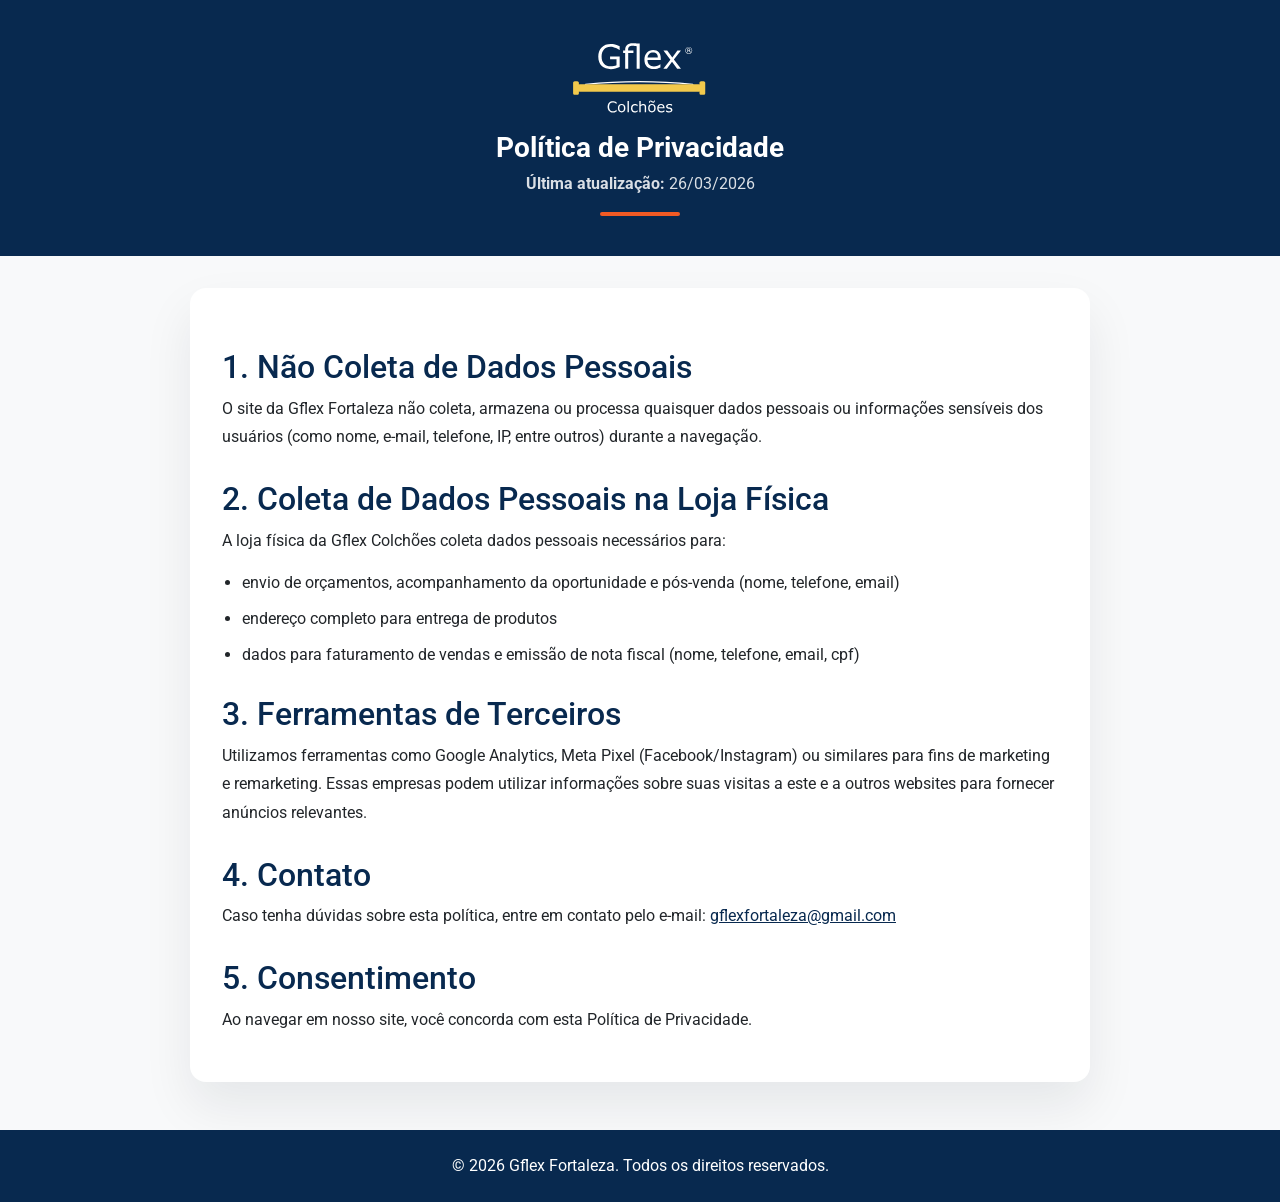
<file: politicade-privacidade.html>
<!DOCTYPE html>
<html lang="pt-BR">

<head>
    <meta charset="UTF-8">
    <meta name="viewport" content="width=device-width, initial-scale=1.0">
    <title>Política de Privacidade - Gflex Fortaleza</title>

    <meta property="og:title" content="Política de Privacidade - Gflex Fortaleza">
    <meta property="og:description"
        content="Conheça a política de privacidade da Gflex Fortaleza. Seus dados estão seguros conosco.">
    <meta property="og:type" content="website">
    <meta property="og:locale" content="pt_BR">
    <meta property="og:url" content="https://gflexcolchoes.com.br/politicade-privacidade.html">
    <meta property="og:image" content="https://gflexcolchoes.com.br/assets/image/topo-site-noite.png">
    <meta property="og:image:width" content="1200">
    <meta property="og:image:height" content="630">
    <meta property="og:site_name" content="Gflex Fortaleza">

    <link rel="shortcut icon" href="./assets/logo/ico.png" type="image/x-icon">

    <meta name="twitter:card" content="summary_large_image">
    <meta name="twitter:title" content="Política de Privacidade - Gflex Fortaleza">
    <meta name="twitter:description" content="Seus dados estão seguros conosco.">
    <meta name="twitter:image" content="https://gflexcolchoes.com.br/assets/image/topo-site-noite.png">

    <link rel="preconnect" href="https://cdn.jsdelivr.net">
    <link rel="preconnect" href="https://cdnjs.cloudflare.com">
    <link href="https://cdn.jsdelivr.net/npm/bootstrap@5.3.3/dist/css/bootstrap.min.css" rel="stylesheet">
    <link href="https://cdnjs.cloudflare.com/ajax/libs/font-awesome/6.5.0/css/all.min.css" rel="stylesheet">
    <link href="https://fonts.googleapis.com/css2?family=Roboto:wght@300;400;500;700&display=swap" rel="stylesheet">
    <style>
        :root {
            --gflex-primary: #08294f;
            --gflex-secondary: #f15a24;
            --gflex-light: #f8f9fa;
            --gflex-dark: #051a36;
        }

        body {
            background: var(--gflex-light);
            color: #212529;
            min-height: 100vh;
            display: flex;
            flex-direction: column;
            font-family: 'Roboto', sans-serif;
        }

        .page-header,
        .page-footer {
            background: var(--gflex-primary);
            color: #fff;
        }

        .page-header {
            padding: 2.5rem 0;
            text-align: center;
        }

        .page-header img {
            max-width: 140px;
            margin-bottom: 1rem;
        }

        .page-title {
            font-size: 1.75rem;
            font-weight: 700;
        }

        .subtitle {
            margin-top: 0.5rem;
            color: rgba(255, 255, 255, 0.85);
        }

        main {
            flex: 1;
            padding: 2rem 0 3rem;
        }

        .content-card {
            background: #fff;
            border-radius: 1rem;
            box-shadow: 0 24px 50px rgba(15, 23, 42, 0.08);
            padding: 2rem;
        }

        .content-card h2 {
            color: var(--gflex-primary);
            margin-top: 1.75rem;
        }

        .content-card ul {
            padding-left: 1.25rem;
        }

        .content-card ul li {
            margin-bottom: 0.75rem;
        }

        .content-card p {
            line-height: 1.8;
        }

        .page-footer {
            padding: 1.5rem 0;
            text-align: center;
        }

        .divider {
            height: 4px;
            width: 80px;
            background: var(--gflex-secondary);
            margin: 1rem auto 0;
            border-radius: 999px;
        }

        a {
            color: var(--gflex-primary);
        }

        a:hover {
            text-decoration: none;
        }
    </style>

</head>

<body>
    <header class="page-header">
        <div class="container">
            <img src="./assets/logo/gf.svg" alt="Gflex Fortaleza" class="img-fluid">
            <h1 class="page-title">Política de Privacidade</h1>
            <p class="subtitle"><strong>Última atualização:</strong> 26/03/2026</p>
            <div class="divider"></div>
        </div>
    </header>

    <main>
        <div class="container">
            <div class="content-card mx-auto" style="max-width: 900px;">
                <section>
                    <h2>1. Não Coleta de Dados Pessoais</h2>
                    <p>
                        O site da Gflex Fortaleza não coleta, armazena ou processa quaisquer dados pessoais ou
                        informações
                        sensíveis dos usuários (como nome, e-mail, telefone, IP, entre outros) durante a navegação.
                    </p>
                </section>

                <section>
                    <h2>2. Coleta de Dados Pessoais na Loja Física</h2>
                    <p>
                        A loja física da Gflex Colchões coleta dados pessoais necessários para:
                    </p>
                    <ul>
                        <li>envio de orçamentos, acompanhamento da oportunidade e pós-venda (nome, telefone, email)</li>
                        <li>endereço completo para entrega de produtos</li>
                        <li>dados para faturamento de vendas e emissão de nota fiscal (nome, telefone, email, cpf)</li>
                    </ul>
                </section>

                <section>
                    <h2>3. Ferramentas de Terceiros</h2>
                    <p>
                        Utilizamos ferramentas como Google Analytics, Meta Pixel (Facebook/Instagram) ou similares para
                        fins de
                        marketing e remarketing. Essas empresas podem utilizar informações sobre suas visitas a este e a
                        outros
                        websites para fornecer anúncios relevantes.
                    </p>
                </section>

                <section>
                    <h2>4. Contato</h2>
                    <p>
                        Caso tenha dúvidas sobre esta política, entre em contato pelo e-mail:
                        <a href="mailto:gflexfortaleza@gmail.com">gflexfortaleza@gmail.com</a>
                    </p>
                </section>

                <section>
                    <h2>5. Consentimento</h2>
                    <p>
                        Ao navegar em nosso site, você concorda com esta Política de Privacidade.
                    </p>
                </section>
            </div>
        </div>
    </main>

    <footer class="page-footer">
        <div class="container">
            <p class="mb-0">&copy; 2026 Gflex Fortaleza. Todos os direitos reservados.</p>
        </div>
    </footer>

    <script src="https://cdn.jsdelivr.net/npm/bootstrap@5.3.3/dist/js/bootstrap.bundle.min.js"></script>
</body>

</html>
</file>
<file: assets/css/style.css>
@import url('https://fonts.googleapis.com/css2?family=Montserrat:ital,wght@0,100..900;1,100..900&family=Roboto:ital,wght@0,100..900;1,100..900&display=swap');

:root {
    --gflex-blue: #0e4267;
    --gflex-blue-dark: #083451;
    --gflex-yellow: #f7c942;
    --gflex-red: #ed5a5a;
    --gflex-green: #27b35b;
    --gflex-text: #143c5a;
    --gflex-muted: #6f7f8d;
    --gflex-light: #f4f7fa;
}

html {
    scroll-behavior: smooth;
}

body {
    font-family: "Montserrat", Arial, Helvetica, sans-serif;
    color: var(--gflex-text);
    background: #fff;
}

h1,
h2,
h3,
h4,
.brand-title {
    font-family: "Montserrat", Georgia, 'Times New Roman', serif;
    font-weight: 800;
    color: var(--gflex-blue);
}

.section-title {
    font-size: clamp(1.85rem, 4vw, 2.55rem);
    line-height: 1.05;
}

.text-gflex {
    color: var(--gflex-blue) !important;
}

.text-gflex-yellow {
    color: var(--gflex-yellow) !important;
}

.bg-gflex {
    background-color: var(--gflex-blue) !important;
}

.bg-gflex-dark {
    background-color: var(--gflex-blue-dark) !important;
}

.bg-gflex-light {
    background-color: var(--gflex-light) !important;
}

.btn-gflex {
    --bs-btn-color: #fff;
    --bs-btn-bg: var(--gflex-green);
    --bs-btn-border-color: var(--gflex-green);
    --bs-btn-hover-color: #fff;
    --bs-btn-hover-bg: #21984e;
    --bs-btn-hover-border-color: #21984e;
    font-weight: 800;
    text-transform: uppercase;
    letter-spacing: .02em;
}

.text-vermelhor {
    color: #DC4F48 !important;
}

.max-650 {
    max-width: 650px;
}

.pb-60 {
    padding-bottom: 60px;
}

.hero-actions {
    position: absolute;
    left: 50%;
    bottom: clamp(22px, 5vw, 48px);
    transform: translateX(-50%);
    z-index: 2;
}

.social-btn {
    width: 42px;
    height: 42px;
    display: inline-flex;
    align-items: center;
    justify-content: center;
    color: #fff;
    text-decoration: none;
    border-radius: .45rem;
    box-shadow: 0 .35rem .8rem rgba(0, 0, 0, .18);
}

.instagram-gradient {
    background: linear-gradient(135deg, #f58529, #dd2a7b, #8134af, #515bd4);
}

.whatsapp-float {
    background: var(--gflex-green);
    color: #fff;
    text-decoration: none;
    font-weight: 800;
    box-shadow: 0 .35rem .8rem rgba(0, 0, 0, .18);
}

.map-float {
    background: #e5262f;
}

.intro-card {
    margin-top: -1px;
    border-radius: 0 0 50% 50% / 0 0 5% 5%;
}

.brand-logo {
    height: 58px;
    max-width: 155px;
    object-fit: contain;
    filter: drop-shadow(0 3px 4px rgba(0, 0, 0, .08));
}

.product-card {
    border: 0;
    border-radius: .65rem;
    background: #f3f4f5;
    overflow: hidden;
    height: 100%;
    box-shadow: 0 .25rem .75rem rgba(8, 52, 81, .08);
}

.product-card figure {
    min-height: 245px;
    background: #fff;
    display: flex;
    align-items: center;
    justify-content: center;
    margin: 0;
}

.cta-mattress {
    background-position: center center;
    background-image: url('../../assets/image/fundo-cochao.png');
    background-size: cover;
}

.faq-card {
    border: 1.5px solid #45a2e8;
    border-radius: .55rem;
    background: #fff;
    box-shadow: 0 .15rem .45rem rgba(14, 66, 103, .05);
    height: 100%;
}

.faq-card .accordion-button {
    color: var(--gflex-blue);
    font-weight: 900;
    line-height: 1.1;
    padding: 1rem;
    box-shadow: none;
    background: #fff;
    border-radius: .55rem !important;
}

.faq-card .accordion-button:not(.collapsed) {
    color: var(--gflex-blue-dark);
    background: #fff;
}

.faq-card .accordion-body {
    font-size: .92rem;
    color: #526879;
    padding: 0 1rem 1rem;
}

.advantages h2 {
    font-size: clamp(2.1rem, 5vw, 3rem);
    color: var(--gflex-yellow);
}

.advantage-item {
    display: flex;
    gap: .7rem;
    align-items: flex-start;
    color: #d7e7f1;
    font-size: .96rem;
}

.advantage-item i {
    color: var(--gflex-yellow);
    margin-top: .15rem;
}

.map-strip {
    display: block;
    margin: 35px;
}

.map-strip a {
    display: block;
    background-color: var(--gflex-yellow);
    text-align: center;
    width: 100%;
    line-height: 48px;
    margin: 0;
    padding: 0;
    margin-top: -8px;
    font-weight: bolder;
    text-decoration: none;
    color: var(--gflex-text);
}

.map-strip iframe {
    width: 100%;
    height: 240px;
    border: 0;
    filter: saturate(.95);
}

.footer-logo {
    max-width: 160px;
}

.footer-title {
    color: #fff;
    font-family: "Montserrat", Georgia, 'Times New Roman', serif;
    font-weight: 800;
    display: inline-block;
    border-bottom: 3px solid var(--gflex-yellow);
    padding-bottom: .35rem;
    margin-bottom: 1rem;
}

.footer-link {
    color: #d6e7f1;
    text-decoration: none;
}

.footer-link:hover {
    color: var(--gflex-yellow);
}

.product-card {
    border: 1px solid #e9ecef;
    border-radius: 12px;
    overflow: hidden;
    transition: all 0.3s ease;
    height: 100%;
}

.product-card:hover {
    transform: translateY(-5px);
    box-shadow: 0 10px 25px rgba(0, 0, 0, 0.08);
}

.product-card figure {
    margin: 0;
    padding: 20px;
    background: #f8f9fa;
    text-align: center;
}

.product-card img {
    max-width: 100%;
    height: auto;
}

.product-card h3 {
    font-size: 14px;
    font-weight: 700;
    text-transform: uppercase;
    color: #0d2c54;
    margin-bottom: 10px;
    border-bottom: 2px solid #0d2c54;
    display: inline-block;
    padding-bottom: 4px;
}

.product-card ul {
    font-size: 13px;
    color: #6c757d;
    line-height: 1.5;
}

.carousel-control-prev,
.carousel-control-next {
    width: 40px;
    height: 40px;
    background: #0d2c54;
    border-radius: 50%;
    top: 40%;
    opacity: 1;
}

.carousel-control-prev {
    left: -20px;
}

.carousel-control-next {
    right: -20px;
}

.gflex-faq .faq-card {
    border: 1.5px solid #8bb9e8;
    border-radius: 14px;
    background: #f8fafc;
    padding: 1.2rem;
    height: 100%;
    transition: all .25s ease;
}

.gflex-faq h3 {
    font-size: 1rem;
    font-weight: 800;
    color: var(--gflex-blue);
    margin-bottom: .6rem;
    position: relative;
}

.gflex-faq h3::after {
    content: "";
    display: block;
    width: 55px;
    height: 3px;
    background: var(--gflex-yellow);
    margin-top: 8px;
}

.gflex-faq p {
    font-size: .9rem;
    color: #5f6f7c;
    line-height: 1.5;
    margin: 0;
}

.gflex-faq .faq-card:hover {
    transform: translateY(-4px);
    border-color: #5aa2e6;
}

@media (min-width: 768px) and (max-width: 991.98px) {
    .hero {
        min-height: clamp(340px, 52vw, 520px);
    }

    .section-title {
        font-size: clamp(1.6rem, 3.5vw, 2.1rem);
    }

    .brand-logo {
        height: 50px;
        max-width: 130px;
    }
}

@media (max-width: 767.98px) {
    .hero {
        min-height: 380px;
        background-position: center top;
    }

    .hero-actions {
        width: calc(100% - 1.25rem);
        bottom: 1rem;
    }

    .whatsapp-float {
        font-size: .8rem;
        padding: .7rem .8rem !important;
    }

    .social-btn {
        width: 38px;
        height: 38px;
    }

    .intro-card {
        border-radius: 0 0 38% 38% / 0 0 3% 3%;
    }

    .brand-logo {
        height: 40px;
        max-width: 100px;
    }

    .product-card figure {
        min-height: 185px;
    }

    .product-card img {
        max-height: 178px;
    }

    .advantages h2 {
        font-size: clamp(1.8rem, 7vw, 2.4rem);
    }

    .footer-logo {
        max-width: 120px;
    }
}

/* ajuste de troca de logo */

.hero {
    min-height: clamp(420px, 58vw, 720px);
    background:
        linear-gradient(180deg, rgba(5, 28, 44, .12), rgba(5, 28, 44, .04)),
        url('../../assets/image/topo-dia.png') center top / cover no-repeat;
    position: relative;
    overflow: hidden;
    background-size: cover;
}

.hero::after {
    content: "";
    position: absolute;
    bottom: -60px;
    left: 50%;
    transform: translateX(-50%);
    width: 120vw;
    height: 120px;
    background: white;
    border-radius: 50% 50% 0 0;

}
</file>
